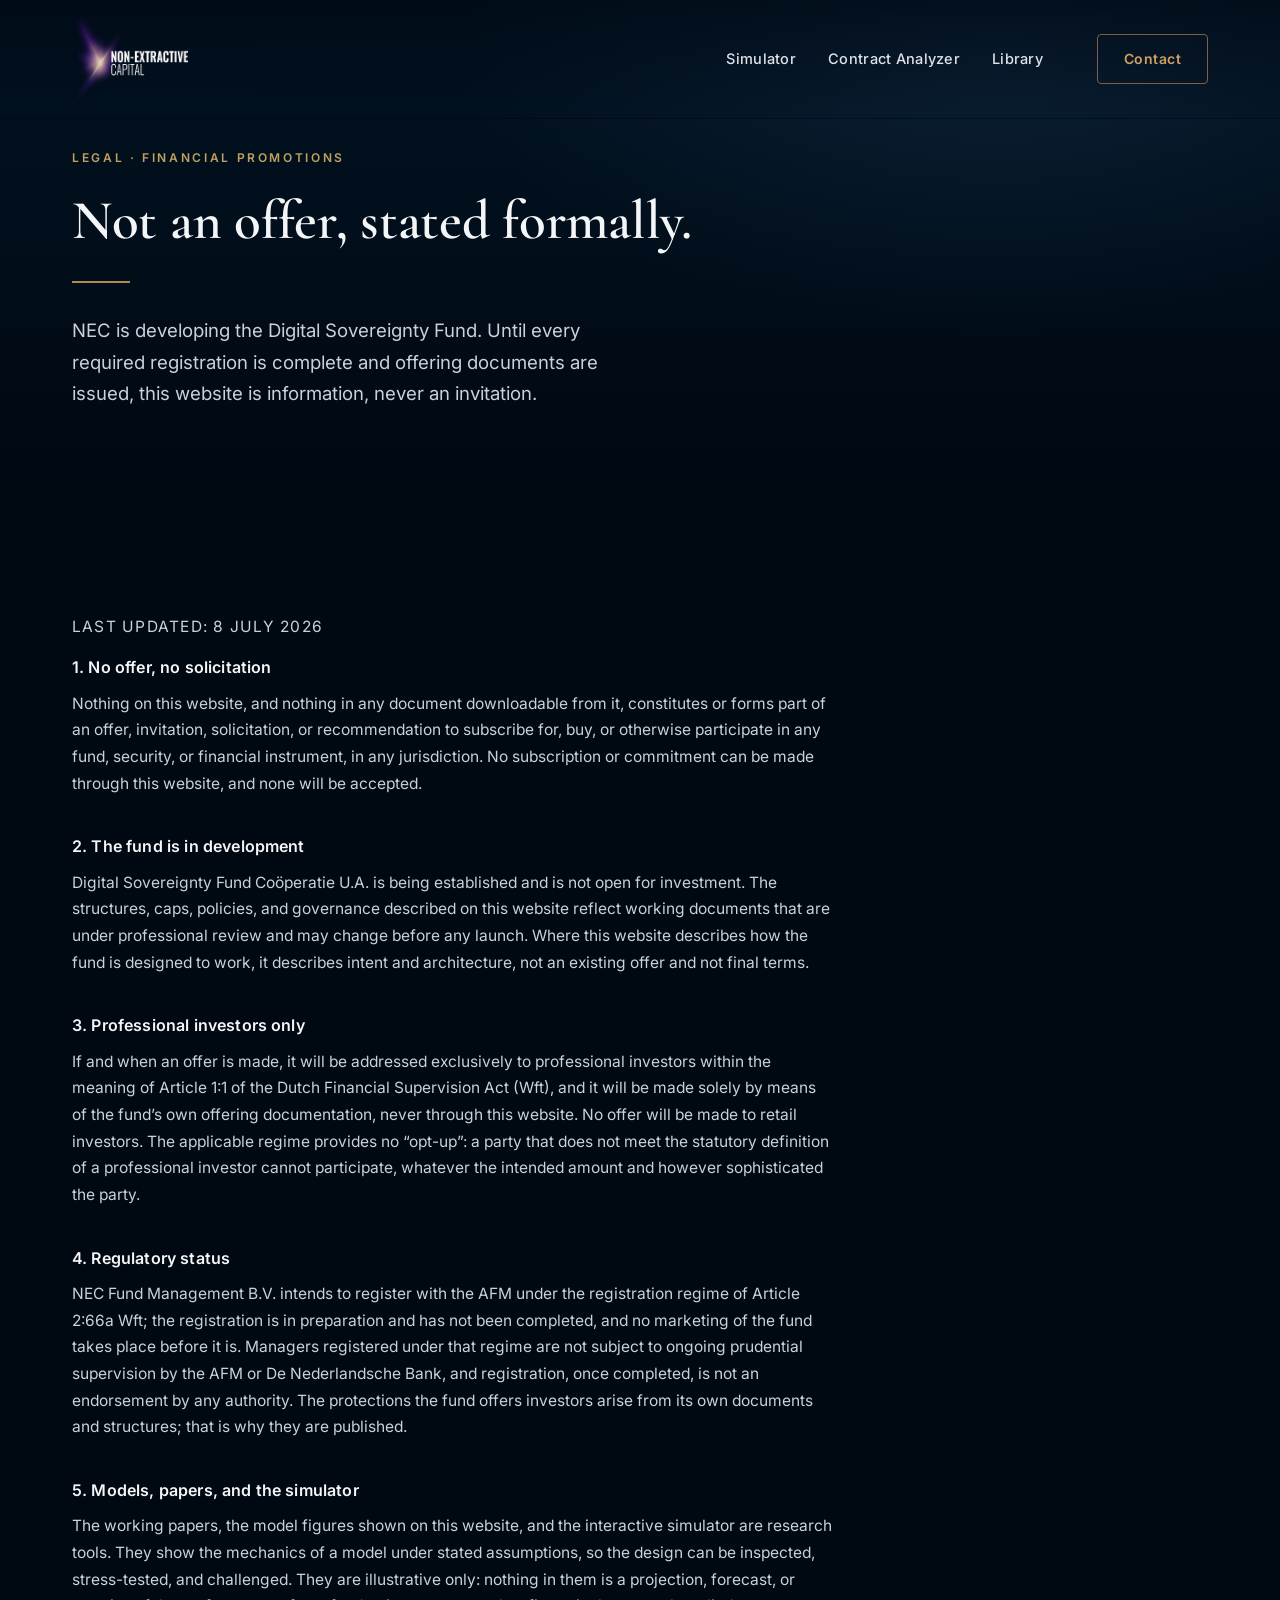
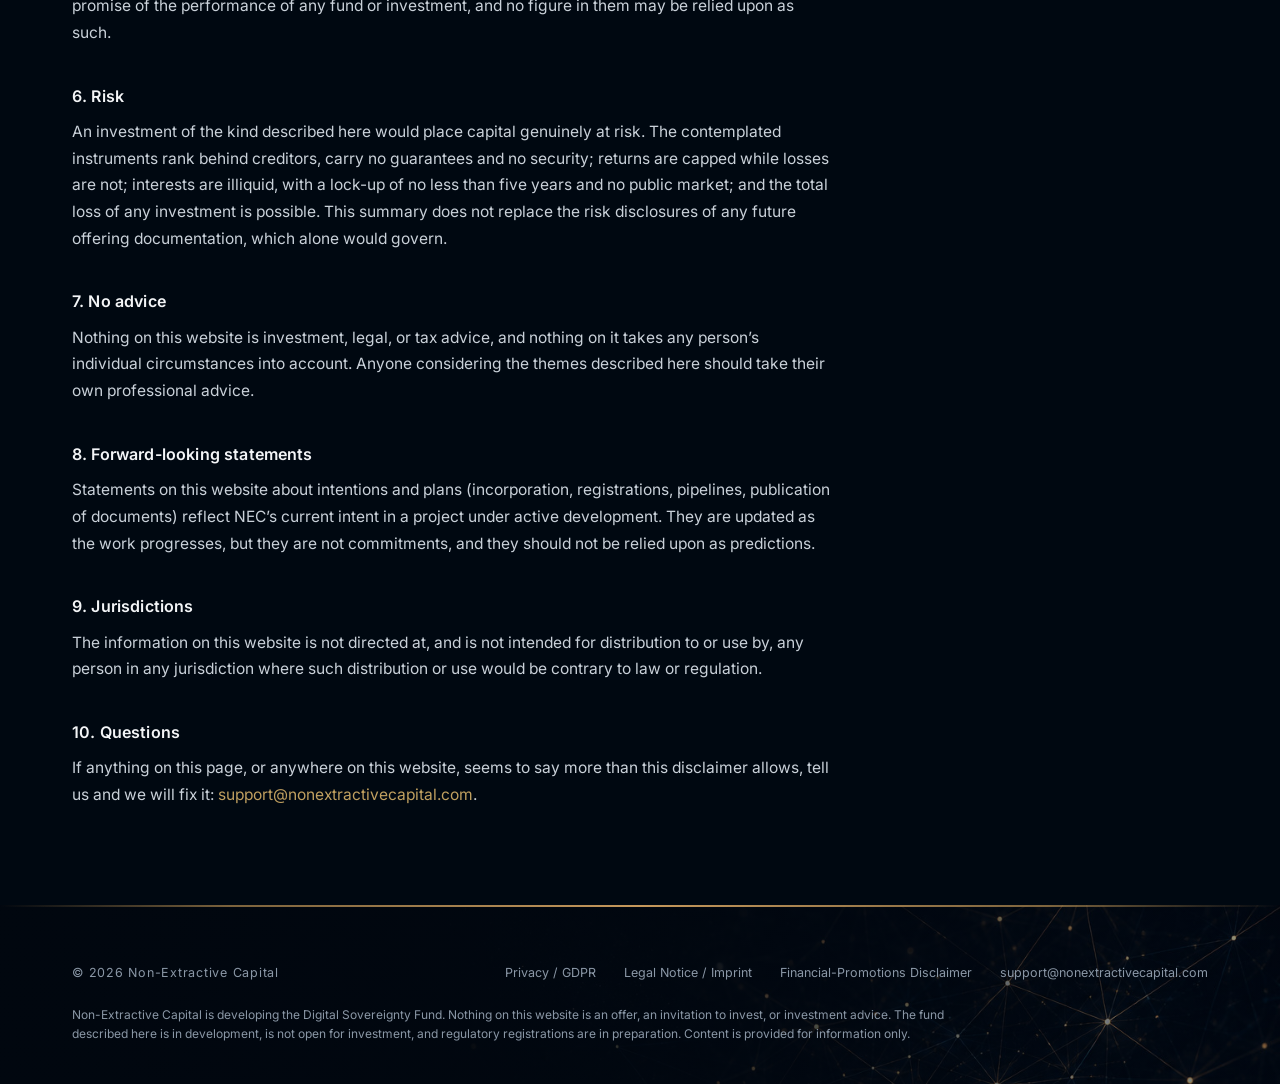
<file: financial-promotions.html>
<!DOCTYPE html>
<html lang="en">
<head>
<meta charset="utf-8">
<meta name="viewport" content="width=device-width, initial-scale=1">
<title>Financial-Promotions Disclaimer &middot; Non-Extractive Capital</title>
<meta name="description" content="The pre-AFM financial-promotions disclaimer of Non-Extractive Capital: no offer or solicitation, a fund in development, professional investors only (Wft 1:1), illustrative models, and risk stated plainly.">
<link rel="stylesheet" href="assets/style.css">
</head>
<body>

<header class="site-header">
  <div class="container nav-bar">
    <a class="brand" href="index.html" aria-label="Non-Extractive Capital, home">
      <img class="brand-logo" src="assets/nec-logo-tight.png" alt="Non-Extractive Capital" height="92">
    </a>
    <button class="nav-toggle" aria-expanded="false" aria-label="Open menu"><span></span><span></span><span></span></button>
    <ul class="nav-menu">
      <li class="nav-item"><a href="https://melanierieback.github.io/DSF-Simulator/">Simulator</a></li>
      <li class="nav-item"><a href="https://melanierieback.github.io/NEC-Contract-Analyzer/">Contract Analyzer</a></li>
      <li class="nav-item has-children">
        <a href="index.html#book">Library <span class="caret">+</span></a>
        <div class="dropdown">
          <a href="https://melanierieback.github.io/Moral-Economy-Book/">Moral Economy</a>
          <a href="https://melanierieback.github.io/extrinsic-titles/">Extrinsic Titles</a>
          <a href="https://melanierieback.github.io/Capital-Without-Usury/">Capital Without Usury</a>
        </div>
      </li>
    </ul>
    <a class="btn-contact" href="mailto:support@nonextractivecapital.com">Contact</a>
  </div>
</header>

<main>

  <!-- DRAFT for review: prepared 8 Jul 2026; requires review by Beata / Dutch counsel before publication. -->
  <!-- Quiet hero (legal page) -->
  <section class="hero hero-quiet">
    <div class="container">
      <div class="hero-content">
        <p class="eyebrow">Legal &middot; Financial Promotions</p>
        <h1>Not an offer, stated formally.</h1>
        <hr class="hero-rule">
        <p class="lead">NEC is developing the Digital Sovereignty Fund. Until every required registration is complete and offering documents are issued, this website is information, never an invitation.</p>
      </div>
    </div>
  </section>

  <section class="section" id="disclaimer">
    <div class="container">
      <div class="legal-block">
        <p class="legal-meta">Last updated: 8 July 2026</p>

        <h3>1. No offer, no solicitation</h3>
        <p>Nothing on this website, and nothing in any document downloadable from it, constitutes or forms part of an offer, invitation, solicitation, or recommendation to subscribe for, buy, or otherwise participate in any fund, security, or financial instrument, in any jurisdiction. No subscription or commitment can be made through this website, and none will be accepted.</p>

        <h3>2. The fund is in development</h3>
        <p>Digital Sovereignty Fund Co&ouml;peratie U.A. is being established and is not open for investment. The structures, caps, policies, and governance described on this website reflect working documents that are under professional review and may change before any launch. Where this website describes how the fund is designed to work, it describes intent and architecture, not an existing offer and not final terms.</p>

        <h3>3. Professional investors only</h3>
        <p>If and when an offer is made, it will be addressed exclusively to professional investors within the meaning of Article 1:1 of the Dutch Financial Supervision Act (Wft), and it will be made solely by means of the fund&rsquo;s own offering documentation, never through this website. No offer will be made to retail investors. The applicable regime provides no &ldquo;opt-up&rdquo;: a party that does not meet the statutory definition of a professional investor cannot participate, whatever the intended amount and however sophisticated the party.</p>

        <h3>4. Regulatory status</h3>
        <p>NEC Fund Management B.V. intends to register with the AFM under the registration regime of Article 2:66a Wft; the registration is in preparation and has not been completed, and no marketing of the fund takes place before it is. Managers registered under that regime are not subject to ongoing prudential supervision by the AFM or De Nederlandsche Bank, and registration, once completed, is not an endorsement by any authority. The protections the fund offers investors arise from its own documents and structures; that is why they are published.</p>

        <h3>5. Models, papers, and the simulator</h3>
        <p>The working papers, the model figures shown on this website, and the interactive simulator are research tools. They show the mechanics of a model under stated assumptions, so the design can be inspected, stress-tested, and challenged. They are illustrative only: nothing in them is a projection, forecast, or promise of the performance of any fund or investment, and no figure in them may be relied upon as such.</p>

        <h3>6. Risk</h3>
        <p>An investment of the kind described here would place capital genuinely at risk. The contemplated instruments rank behind creditors, carry no guarantees and no security; returns are capped while losses are not; interests are illiquid, with a lock-up of no less than five years and no public market; and the total loss of any investment is possible. This summary does not replace the risk disclosures of any future offering documentation, which alone would govern.</p>

        <h3>7. No advice</h3>
        <p>Nothing on this website is investment, legal, or tax advice, and nothing on it takes any person&rsquo;s individual circumstances into account. Anyone considering the themes described here should take their own professional advice.</p>

        <h3>8. Forward-looking statements</h3>
        <p>Statements on this website about intentions and plans (incorporation, registrations, pipelines, publication of documents) reflect NEC&rsquo;s current intent in a project under active development. They are updated as the work progresses, but they are not commitments, and they should not be relied upon as predictions.</p>

        <h3>9. Jurisdictions</h3>
        <p>The information on this website is not directed at, and is not intended for distribution to or use by, any person in any jurisdiction where such distribution or use would be contrary to law or regulation.</p>

        <h3>10. Questions</h3>
        <p>If anything on this page, or anywhere on this website, seems to say more than this disclaimer allows, tell us and we will fix it: <a href="mailto:support@nonextractivecapital.com">support@nonextractivecapital.com</a>.</p>
      </div>
    </div>
  </section>

</main>

<footer class="site-footer">
  <div class="container">
    <div class="footer-legal">
      <span class="footer-brand">&copy; 2026 Non-Extractive Capital</span>
      <a href="privacy.html">Privacy / GDPR</a>
      <a href="legal-notice.html">Legal Notice / Imprint</a>
      <a href="financial-promotions.html">Financial-Promotions Disclaimer</a>
      <a href="mailto:support@nonextractivecapital.com">support@nonextractivecapital.com</a>
    </div>
    <p class="footer-disclaimer">Non-Extractive Capital is developing the Digital Sovereignty Fund. Nothing on this website is an offer, an invitation to invest, or investment advice. The fund described here is in development, is not open for investment, and regulatory registrations are in preparation. Content is provided for information only.</p>
  </div>
</footer>

<script src="assets/nav.js"></script>
</body>
</html>
</file>
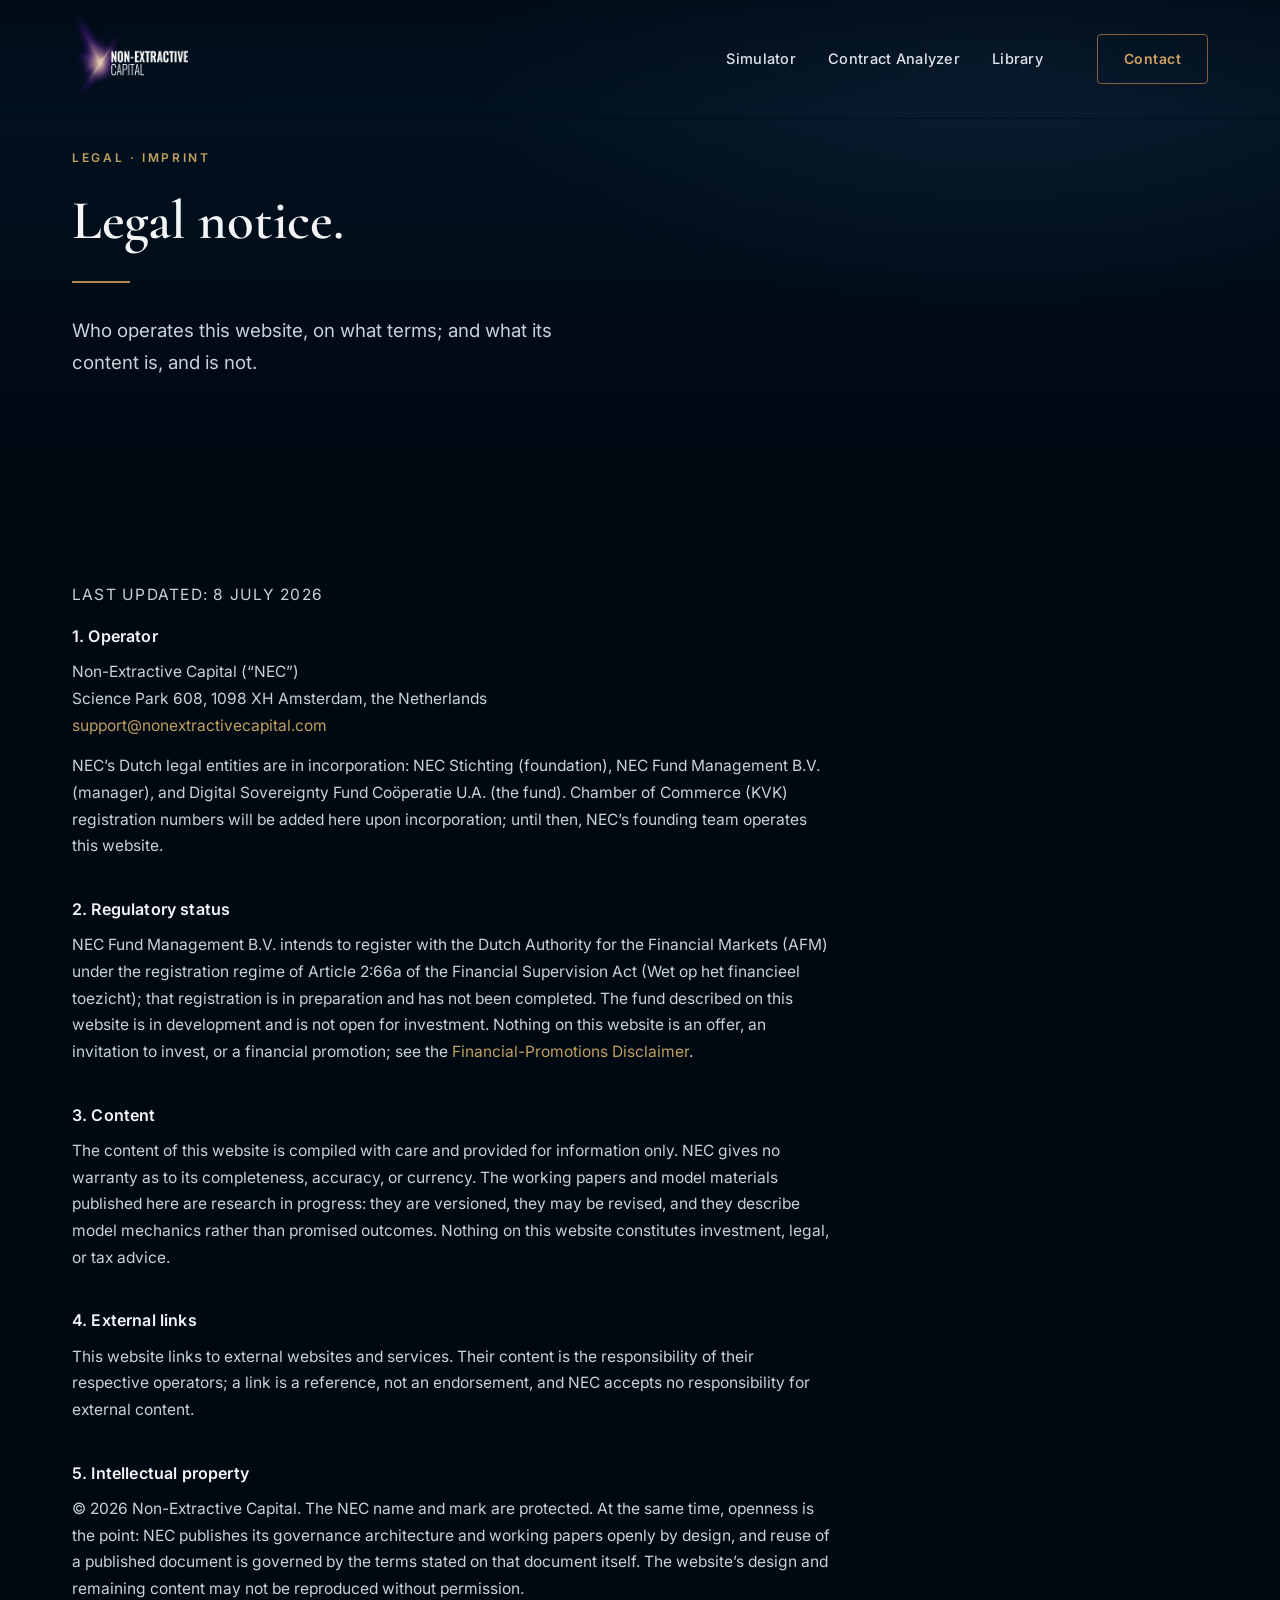
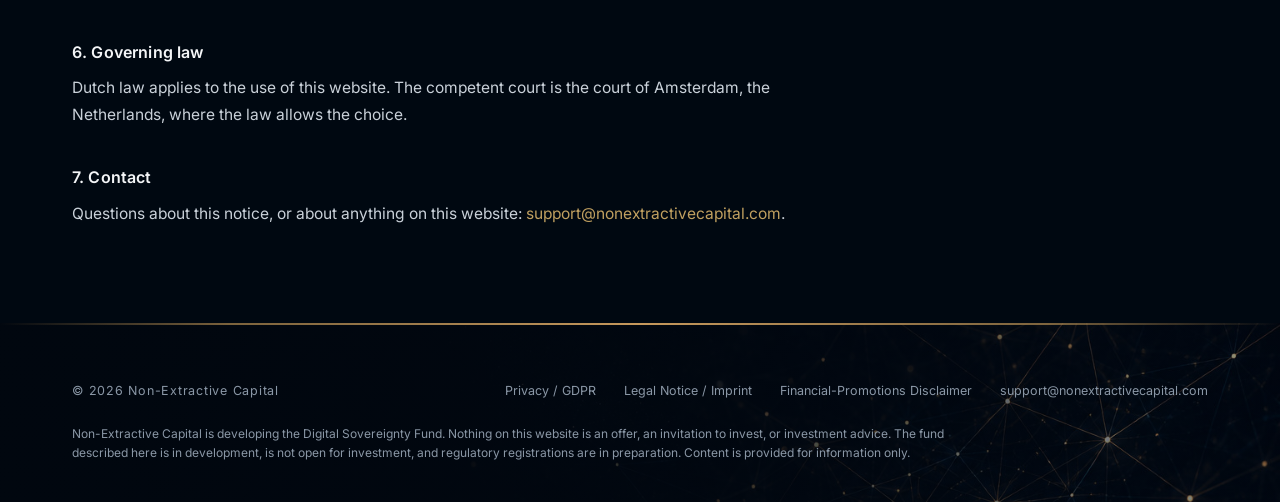
<file: legal-notice.html>
<!DOCTYPE html>
<html lang="en">
<head>
<meta charset="utf-8">
<meta name="viewport" content="width=device-width, initial-scale=1">
<title>Legal Notice / Imprint &middot; Non-Extractive Capital</title>
<meta name="description" content="Legal notice for the Non-Extractive Capital website: operator identity, regulatory status, content terms, external links, intellectual property, and governing law.">
<link rel="stylesheet" href="assets/style.css">
</head>
<body>

<header class="site-header">
  <div class="container nav-bar">
    <a class="brand" href="index.html" aria-label="Non-Extractive Capital, home">
      <img class="brand-logo" src="assets/nec-logo-tight.png" alt="Non-Extractive Capital" height="92">
    </a>
    <button class="nav-toggle" aria-expanded="false" aria-label="Open menu"><span></span><span></span><span></span></button>
    <ul class="nav-menu">
      <li class="nav-item"><a href="https://melanierieback.github.io/DSF-Simulator/">Simulator</a></li>
      <li class="nav-item"><a href="https://melanierieback.github.io/NEC-Contract-Analyzer/">Contract Analyzer</a></li>
      <li class="nav-item has-children">
        <a href="index.html#book">Library <span class="caret">+</span></a>
        <div class="dropdown">
          <a href="https://melanierieback.github.io/Moral-Economy-Book/">Moral Economy</a>
          <a href="https://melanierieback.github.io/extrinsic-titles/">Extrinsic Titles</a>
          <a href="https://melanierieback.github.io/Capital-Without-Usury/">Capital Without Usury</a>
        </div>
      </li>
    </ul>
    <a class="btn-contact" href="mailto:support@nonextractivecapital.com">Contact</a>
  </div>
</header>

<main>

  <!-- DRAFT for review: prepared 8 Jul 2026; requires review by Beata / Dutch counsel before publication. -->
  <!-- Quiet hero (legal page) -->
  <section class="hero hero-quiet">
    <div class="container">
      <div class="hero-content">
        <p class="eyebrow">Legal &middot; Imprint</p>
        <h1>Legal notice.</h1>
        <hr class="hero-rule">
        <p class="lead">Who operates this website, on what terms; and what its content is, and is not.</p>
      </div>
    </div>
  </section>

  <section class="section" id="imprint">
    <div class="container">
      <div class="legal-block">
        <p class="legal-meta">Last updated: 8 July 2026</p>

        <h3>1. Operator</h3>
        <p>Non-Extractive Capital (&ldquo;NEC&rdquo;)<br>Science Park 608, 1098 XH Amsterdam, the Netherlands<br><a href="mailto:support@nonextractivecapital.com">support@nonextractivecapital.com</a></p>
        <p>NEC&rsquo;s Dutch legal entities are in incorporation: NEC Stichting (foundation), NEC Fund Management B.V. (manager), and Digital Sovereignty Fund Co&ouml;peratie U.A. (the fund). Chamber of Commerce (KVK) registration numbers will be added here upon incorporation; until then, NEC&rsquo;s founding team operates this website.</p>

        <h3>2. Regulatory status</h3>
        <p>NEC Fund Management B.V. intends to register with the Dutch Authority for the Financial Markets (AFM) under the registration regime of Article 2:66a of the Financial Supervision Act (Wet op het financieel toezicht); that registration is in preparation and has not been completed. The fund described on this website is in development and is not open for investment. Nothing on this website is an offer, an invitation to invest, or a financial promotion; see the <a href="financial-promotions.html">Financial-Promotions Disclaimer</a>.</p>

        <h3>3. Content</h3>
        <p>The content of this website is compiled with care and provided for information only. NEC gives no warranty as to its completeness, accuracy, or currency. The working papers and model materials published here are research in progress: they are versioned, they may be revised, and they describe model mechanics rather than promised outcomes. Nothing on this website constitutes investment, legal, or tax advice.</p>

        <h3>4. External links</h3>
        <p>This website links to external websites and services. Their content is the responsibility of their respective operators; a link is a reference, not an endorsement, and NEC accepts no responsibility for external content.</p>

        <h3>5. Intellectual property</h3>
        <p>&copy; 2026 Non-Extractive Capital. The NEC name and mark are protected. At the same time, openness is the point: NEC publishes its governance architecture and working papers openly by design, and reuse of a published document is governed by the terms stated on that document itself. The website&rsquo;s design and remaining content may not be reproduced without permission.</p>

        <h3>6. Governing law</h3>
        <p>Dutch law applies to the use of this website. The competent court is the court of Amsterdam, the Netherlands, where the law allows the choice.</p>

        <h3>7. Contact</h3>
        <p>Questions about this notice, or about anything on this website: <a href="mailto:support@nonextractivecapital.com">support@nonextractivecapital.com</a>.</p>
      </div>
    </div>
  </section>

</main>

<footer class="site-footer">
  <div class="container">
    <div class="footer-legal">
      <span class="footer-brand">&copy; 2026 Non-Extractive Capital</span>
      <a href="privacy.html">Privacy / GDPR</a>
      <a href="legal-notice.html">Legal Notice / Imprint</a>
      <a href="financial-promotions.html">Financial-Promotions Disclaimer</a>
      <a href="mailto:support@nonextractivecapital.com">support@nonextractivecapital.com</a>
    </div>
    <p class="footer-disclaimer">Non-Extractive Capital is developing the Digital Sovereignty Fund. Nothing on this website is an offer, an invitation to invest, or investment advice. The fund described here is in development, is not open for investment, and regulatory registrations are in preparation. Content is provided for information only.</p>
  </div>
</footer>

<script src="assets/nav.js"></script>
</body>
</html>
</file>
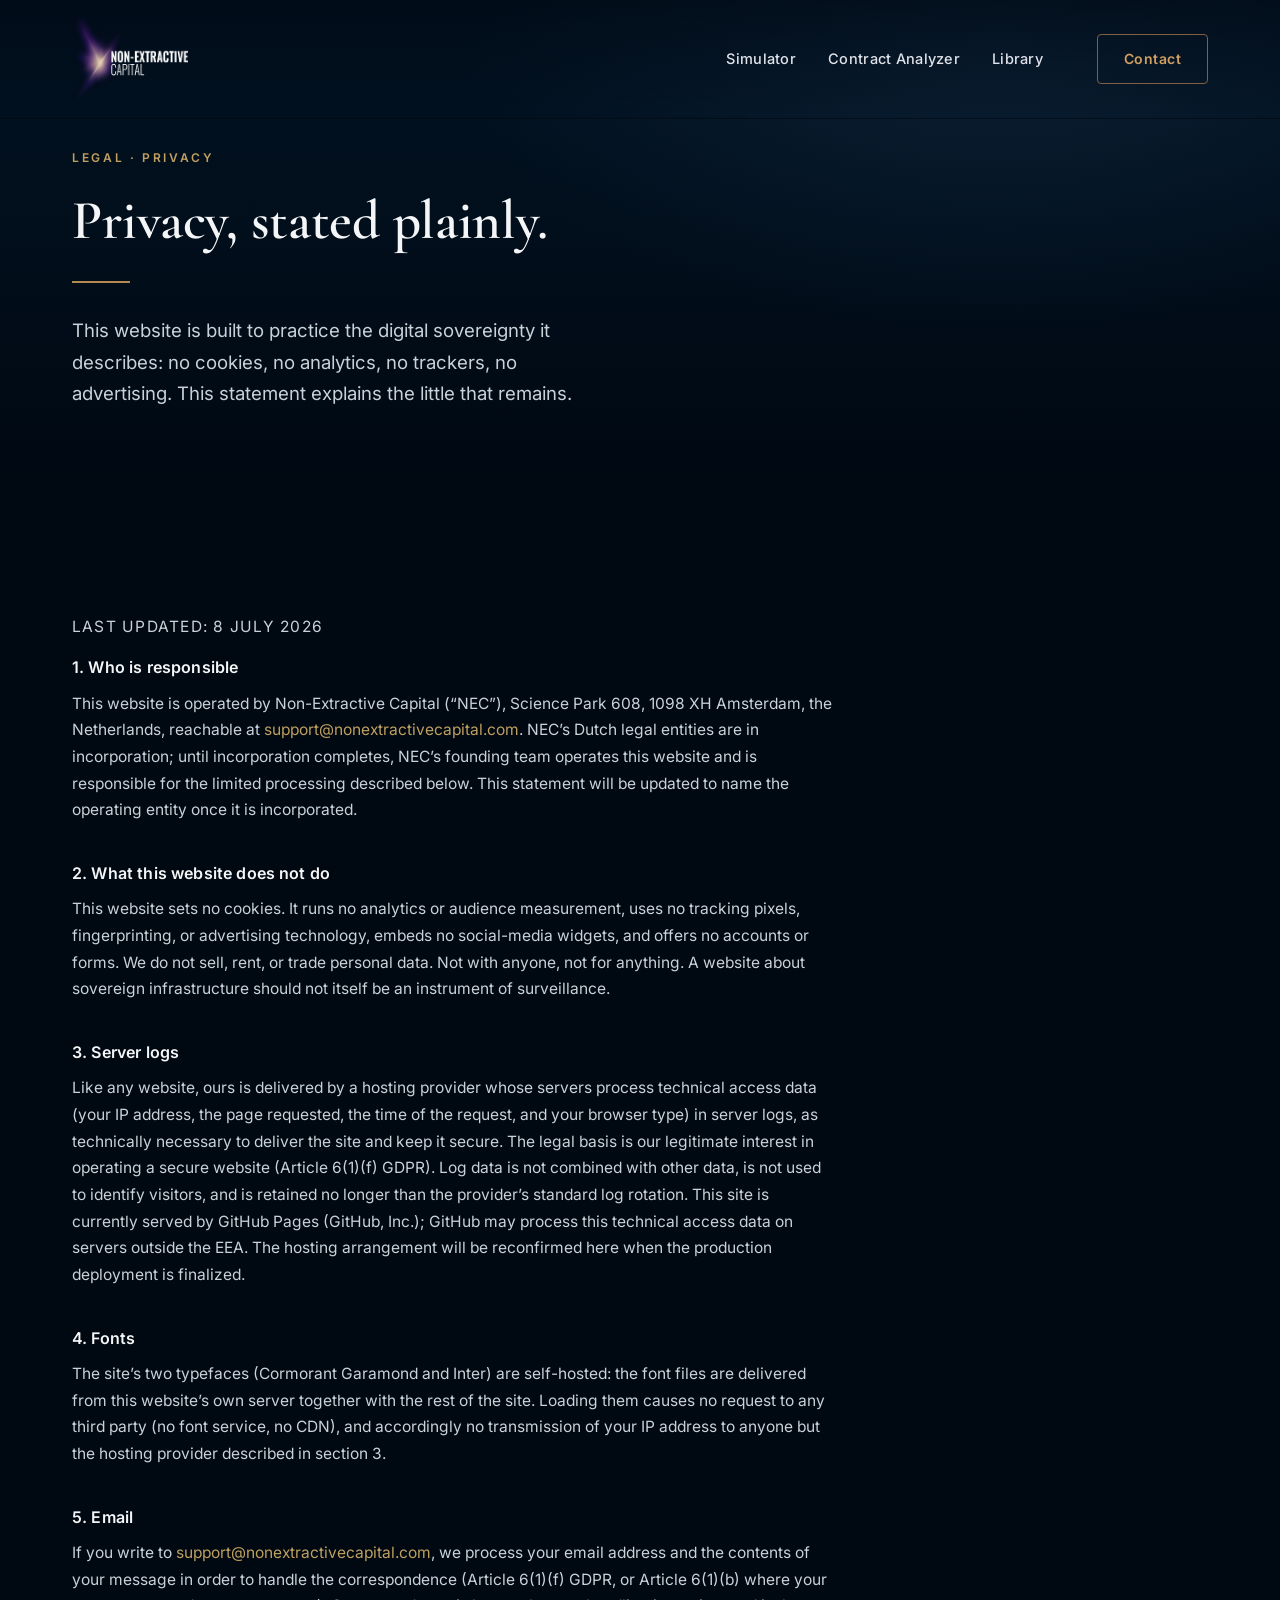
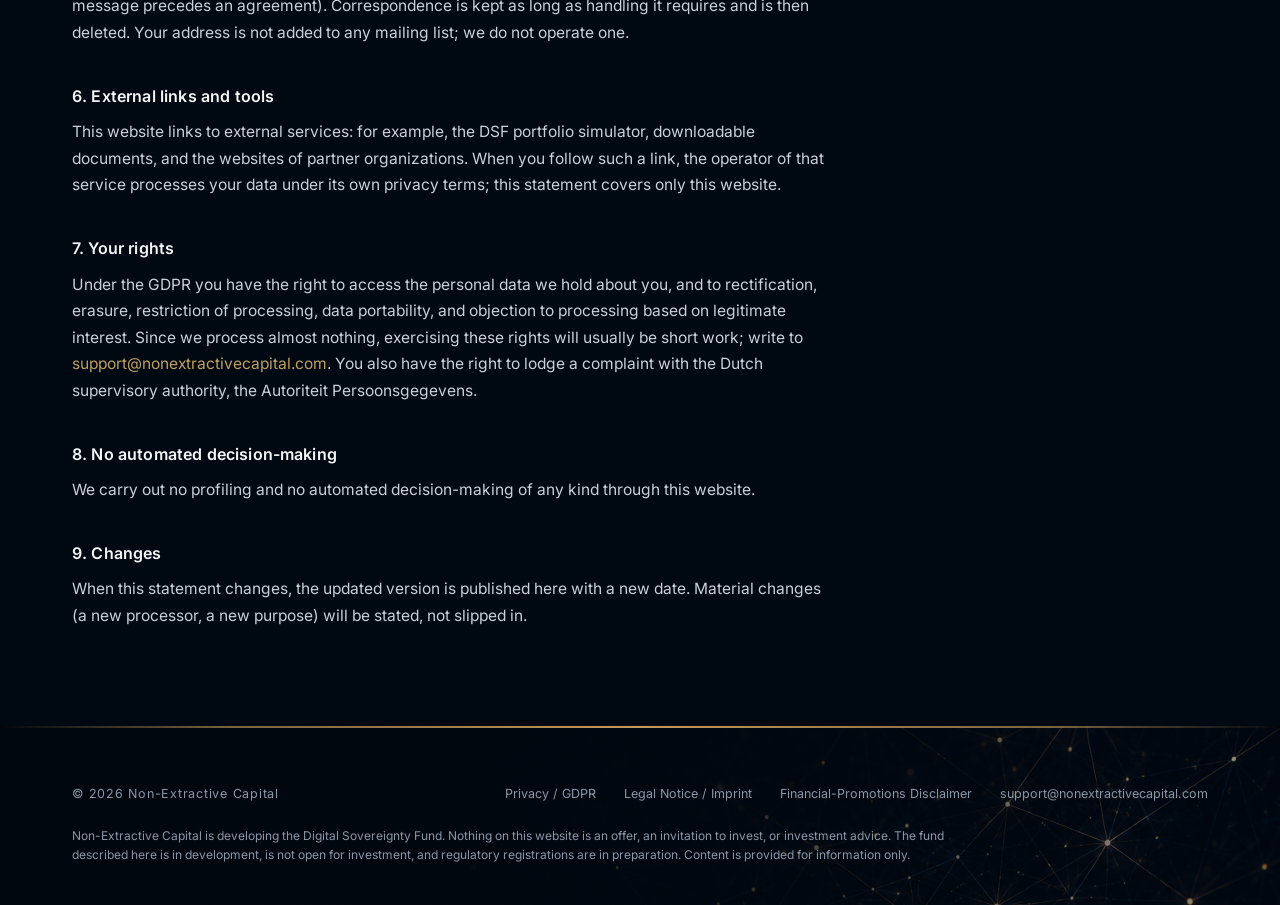
<file: privacy.html>
<!DOCTYPE html>
<html lang="en">
<head>
<meta charset="utf-8">
<meta name="viewport" content="width=device-width, initial-scale=1">
<title>Privacy / GDPR &middot; Non-Extractive Capital</title>
<meta name="description" content="The privacy statement of the Non-Extractive Capital website: no cookies, no analytics, no trackers, and a plain account of the little processing that remains, with your GDPR rights.">
<link rel="stylesheet" href="assets/style.css">
</head>
<body>

<header class="site-header">
  <div class="container nav-bar">
    <a class="brand" href="index.html" aria-label="Non-Extractive Capital, home">
      <img class="brand-logo" src="assets/nec-logo-tight.png" alt="Non-Extractive Capital" height="92">
    </a>
    <button class="nav-toggle" aria-expanded="false" aria-label="Open menu"><span></span><span></span><span></span></button>
    <ul class="nav-menu">
      <li class="nav-item"><a href="https://melanierieback.github.io/DSF-Simulator/">Simulator</a></li>
      <li class="nav-item"><a href="https://melanierieback.github.io/NEC-Contract-Analyzer/">Contract Analyzer</a></li>
      <li class="nav-item has-children">
        <a href="index.html#book">Library <span class="caret">+</span></a>
        <div class="dropdown">
          <a href="https://melanierieback.github.io/Moral-Economy-Book/">Moral Economy</a>
          <a href="https://melanierieback.github.io/extrinsic-titles/">Extrinsic Titles</a>
          <a href="https://melanierieback.github.io/Capital-Without-Usury/">Capital Without Usury</a>
        </div>
      </li>
    </ul>
    <a class="btn-contact" href="mailto:support@nonextractivecapital.com">Contact</a>
  </div>
</header>

<main>

  <!-- DRAFT for review: prepared 8 Jul 2026; requires review by Beata / Dutch counsel before publication. -->
  <!-- Quiet hero (legal page) -->
  <section class="hero hero-quiet">
    <div class="container">
      <div class="hero-content">
        <p class="eyebrow">Legal &middot; Privacy</p>
        <h1>Privacy, stated plainly.</h1>
        <hr class="hero-rule">
        <p class="lead">This website is built to practice the digital sovereignty it describes: no cookies, no analytics, no trackers, no advertising. This statement explains the little that remains.</p>
      </div>
    </div>
  </section>

  <section class="section" id="privacy">
    <div class="container">
      <div class="legal-block">
        <p class="legal-meta">Last updated: 8 July 2026</p>

        <h3>1. Who is responsible</h3>
        <p>This website is operated by Non-Extractive Capital (&ldquo;NEC&rdquo;), Science Park 608, 1098 XH Amsterdam, the Netherlands, reachable at <a href="mailto:support@nonextractivecapital.com">support@nonextractivecapital.com</a>. NEC&rsquo;s Dutch legal entities are in incorporation; until incorporation completes, NEC&rsquo;s founding team operates this website and is responsible for the limited processing described below. This statement will be updated to name the operating entity once it is incorporated.</p>

        <h3>2. What this website does not do</h3>
        <p>This website sets no cookies. It runs no analytics or audience measurement, uses no tracking pixels, fingerprinting, or advertising technology, embeds no social-media widgets, and offers no accounts or forms. We do not sell, rent, or trade personal data. Not with anyone, not for anything. A website about sovereign infrastructure should not itself be an instrument of surveillance.</p>

        <h3>3. Server logs</h3>
        <p>Like any website, ours is delivered by a hosting provider whose servers process technical access data (your IP address, the page requested, the time of the request, and your browser type) in server logs, as technically necessary to deliver the site and keep it secure. The legal basis is our legitimate interest in operating a secure website (Article 6(1)(f) GDPR). Log data is not combined with other data, is not used to identify visitors, and is retained no longer than the provider&rsquo;s standard log rotation. This site is currently served by GitHub Pages (GitHub, Inc.); GitHub may process this technical access data on servers outside the EEA. The hosting arrangement will be reconfirmed here when the production deployment is finalized.</p>

        <h3>4. Fonts</h3>
        <p>The site&rsquo;s two typefaces (Cormorant Garamond and Inter) are self-hosted: the font files are delivered from this website&rsquo;s own server together with the rest of the site. Loading them causes no request to any third party (no font service, no CDN), and accordingly no transmission of your IP address to anyone but the hosting provider described in section 3.</p>

        <h3>5. Email</h3>
        <p>If you write to <a href="mailto:support@nonextractivecapital.com">support@nonextractivecapital.com</a>, we process your email address and the contents of your message in order to handle the correspondence (Article 6(1)(f) GDPR, or Article 6(1)(b) where your message precedes an agreement). Correspondence is kept as long as handling it requires and is then deleted. Your address is not added to any mailing list; we do not operate one.</p>

        <h3>6. External links and tools</h3>
        <p>This website links to external services: for example, the DSF portfolio simulator, downloadable documents, and the websites of partner organizations. When you follow such a link, the operator of that service processes your data under its own privacy terms; this statement covers only this website.</p>

        <h3>7. Your rights</h3>
        <p>Under the GDPR you have the right to access the personal data we hold about you, and to rectification, erasure, restriction of processing, data portability, and objection to processing based on legitimate interest. Since we process almost nothing, exercising these rights will usually be short work; write to <a href="mailto:support@nonextractivecapital.com">support@nonextractivecapital.com</a>. You also have the right to lodge a complaint with the Dutch supervisory authority, the Autoriteit Persoonsgegevens.</p>

        <h3>8. No automated decision-making</h3>
        <p>We carry out no profiling and no automated decision-making of any kind through this website.</p>

        <h3>9. Changes</h3>
        <p>When this statement changes, the updated version is published here with a new date. Material changes (a new processor, a new purpose) will be stated, not slipped in.</p>
      </div>
    </div>
  </section>

</main>

<footer class="site-footer">
  <div class="container">
    <div class="footer-legal">
      <span class="footer-brand">&copy; 2026 Non-Extractive Capital</span>
      <a href="privacy.html">Privacy / GDPR</a>
      <a href="legal-notice.html">Legal Notice / Imprint</a>
      <a href="financial-promotions.html">Financial-Promotions Disclaimer</a>
      <a href="mailto:support@nonextractivecapital.com">support@nonextractivecapital.com</a>
    </div>
    <p class="footer-disclaimer">Non-Extractive Capital is developing the Digital Sovereignty Fund. Nothing on this website is an offer, an invitation to invest, or investment advice. The fund described here is in development, is not open for investment, and regulatory registrations are in preparation. Content is provided for information only.</p>
  </div>
</footer>

<script src="assets/nav.js"></script>
</body>
</html>
</file>
<file: assets/style.css>
/* ============================================================
   SELF-HOSTED FONTS (activated 8 Jul 2026)
   Cormorant Garamond + Inter, subset (latin; +greek for Inter)
   and served from assets/fonts/ — no third-party requests.
   Originals + license (OFL) in assets/fonts/_originals/.
   ============================================================ */

@font-face { font-family: "Cormorant Garamond"; font-style: normal; font-weight: 500; font-display: swap; src: url("fonts/cormorant-garamond-500.woff") format("woff"); }
@font-face { font-family: "Cormorant Garamond"; font-style: normal; font-weight: 600; font-display: swap; src: url("fonts/cormorant-garamond-600.woff") format("woff"); }
@font-face { font-family: "Cormorant Garamond"; font-style: normal; font-weight: 700; font-display: swap; src: url("fonts/cormorant-garamond-700.woff") format("woff"); }
@font-face { font-family: "Cormorant Garamond"; font-style: italic; font-weight: 500; font-display: swap; src: url("fonts/cormorant-garamond-500italic.woff") format("woff"); }
@font-face { font-family: "Inter"; font-style: normal; font-weight: 400; font-display: swap; src: url("fonts/inter-400.woff") format("woff"); }
@font-face { font-family: "Inter"; font-style: normal; font-weight: 500; font-display: swap; src: url("fonts/inter-500.woff") format("woff"); }
@font-face { font-family: "Inter"; font-style: normal; font-weight: 600; font-display: swap; src: url("fonts/inter-600.woff") format("woff"); }

/* ============================================================
   NEC — Non-Extractive Capital · Design System v2
   Redesign 2026-07-04 · matches 01_liked_reference_design.png
   Dark institutional: navy fields, photographic heroes,
   restrained gold signals, serif/sans contrast.
   ============================================================ */

:root {
  /* Backgrounds */
  --bg-deep: #000811;        /* main page background */
  --bg-field: #021323;       /* large sections, hero base */
  --bg-lower: #06111D;       /* lower sections, footer */
  /* Panels */
  --panel: #051626;          /* cards, accordions, mega-menu */
  --panel-elevated: #081522; /* highlight cards, feature panels */
  /* Borders */
  --border: #203040;
  --border-strong: #304050;
  /* Gold — signal, not decoration */
  --gold: #D0A060;
  --gold-muted: #C0A060;
  --gold-deep: #806040;
  /* Text */
  --text: #F3F5F7;
  --text-body: #C9D1D9;
  --text-muted: #8A97A6;
  --text-disabled: #5E6A76;
  /* Type */
  --serif: "Cormorant Garamond", "Lora", Georgia, "Times New Roman", serif;
  --sans: "Inter", -apple-system, BlinkMacSystemFont, "Segoe UI", Helvetica, Arial, sans-serif;
  /* Layout */
  --maxw: 1200px;
  --pad-x: 32px;
  --radius: 5px;
  /* Hero overlay (handoff-specified technique) */
  --hero-overlay-x: linear-gradient(90deg, rgba(2,8,17,.92) 0%, rgba(2,8,17,.55) 55%, rgba(2,8,17,.2) 100%);
  --hero-overlay-y: linear-gradient(180deg, rgba(0,8,17,.45) 0%, rgba(0,8,17,.05) 32%, rgba(0,8,17,.35) 68%, rgba(0,8,17,.92) 100%);
}

/* ---------- Base ---------- */

* { margin: 0; padding: 0; box-sizing: border-box; }

html { scroll-behavior: smooth; }

body {
  background: var(--bg-deep);
  color: var(--text-body);
  font-family: var(--sans);
  font-size: 16.5px;
  line-height: 1.65;
  -webkit-font-smoothing: antialiased;
  text-rendering: optimizeLegibility;
}

img { max-width: 100%; display: block; }

a { color: var(--gold-muted); text-decoration: none; transition: color .18s ease; }
a:hover { color: var(--gold); }

::selection { background: rgba(208,160,96,.28); color: var(--text); }

h1, h2, h3.serif {
  font-family: var(--serif);
  font-weight: 600;
  color: var(--text);
  letter-spacing: -0.005em;
}

.container {
  max-width: var(--maxw);
  margin: 0 auto;
  padding-left: var(--pad-x);
  padding-right: var(--pad-x);
}

.visually-hidden {
  position: absolute; width: 1px; height: 1px;
  overflow: hidden; clip: rect(0 0 0 0); white-space: nowrap;
}

/* ---------- Header / navigation ---------- */

.site-header {
  position: fixed;
  top: 0; left: 0; right: 0;
  z-index: 100;
  transition: background .25s ease, border-color .25s ease;
  border-bottom: 1px solid transparent;
  background: linear-gradient(180deg, rgba(0,8,17,.62) 0%, rgba(0,8,17,0) 100%);
}
.site-header.scrolled {
  background: rgba(0,8,17,.92);
  backdrop-filter: blur(10px);
  -webkit-backdrop-filter: blur(10px);
  border-bottom-color: var(--border);
}

.nav-bar {
  display: flex;
  align-items: center;
  gap: 30px;
  height: 118px;
}

.brand {
  display: flex;
  align-items: baseline;
  gap: 12px;
  color: var(--text);
  white-space: nowrap;
}
.brand:hover { color: var(--text); }
.brand-logo { height: 92px; width: auto; display: block; }
.brand .brand-mark {
  font-family: var(--sans);
  font-weight: 700;
  font-size: 21px;
  letter-spacing: .10em;
}
.brand .brand-tag {
  font-size: 9.5px;
  font-weight: 500;
  letter-spacing: .24em;
  text-transform: uppercase;
  color: var(--text-muted);
}

.nav-menu {
  display: flex;
  align-items: center;
  gap: 4px;
  list-style: none;
  margin-left: auto;
}

.nav-item { position: relative; }

.nav-item > a {
  display: block;
  white-space: nowrap;
  padding: 51px 14px;
  font-family: var(--sans);
  font-size: 14.5px;
  font-weight: 500;
  letter-spacing: .02em;
  color: #DFE3E9;
  position: relative;
}
.nav-item > a:hover { color: var(--text); }
.nav-item > a .caret { display: none; }

/* gold active underline */
.nav-item > a::after {
  content: "";
  position: absolute;
  left: 14px; right: 14px; bottom: 38px;
  height: 1.5px;
  background: var(--gold);
  transform: scaleX(0);
  transform-origin: left;
  transition: transform .2s ease;
}
.nav-item > a[aria-current="page"] { color: var(--text); }
.nav-item > a[aria-current="page"]::after,
.nav-item > a:hover::after { transform: scaleX(1); }

/* Dropdown panel */
.dropdown {
  position: absolute;
  top: 100%;
  left: 50%;
  transform: translate(-50%, 6px);
  min-width: 252px;
  background: var(--panel);
  border: 1px solid var(--border);
  border-radius: 6px;
  padding: 10px 8px;
  box-shadow: 0 22px 48px rgba(0,0,0,.55);
  opacity: 0;
  visibility: hidden;
  transition: opacity .16s ease, transform .16s ease, visibility .16s;
  z-index: 110;
}
.nav-item:hover .dropdown,
.nav-item:focus-within .dropdown {
  opacity: 1;
  visibility: visible;
  transform: translate(-50%, 0);
}
.dropdown a {
  display: block;
  padding: 8.5px 14px;
  font-size: 13.5px;
  color: var(--text-body);
  border-radius: 4px;
}
.dropdown a:hover { color: var(--gold); background: rgba(208,160,96,.06); }
.dropdown .overview-link { display: none; } /* desktop: label itself opens the Overview */

.btn-contact {
  margin-left: 10px;
  padding: 12px 26px;
  font-family: var(--sans);
  font-size: 14px;
  font-weight: 600;
  letter-spacing: .03em;
  color: var(--gold);
  border: 1px solid var(--gold-deep);
  border-radius: 4px;
  white-space: nowrap;
  transition: border-color .18s ease, background .18s ease;
}
.btn-contact:hover { border-color: var(--gold); background: rgba(208,160,96,.08); color: var(--gold); }

/* Mobile toggle */
.nav-toggle {
  display: none;
  margin-left: auto;
  background: none;
  border: 1px solid var(--border-strong);
  border-radius: 4px;
  padding: 9px 11px;
  cursor: pointer;
}
.nav-toggle span {
  display: block;
  width: 19px; height: 1.6px;
  background: var(--text);
  margin: 4px 0;
  transition: transform .2s ease, opacity .2s ease;
}
.nav-toggle[aria-expanded="true"] span:nth-child(1) { transform: translateY(5.6px) rotate(45deg); }
.nav-toggle[aria-expanded="true"] span:nth-child(2) { opacity: 0; }
.nav-toggle[aria-expanded="true"] span:nth-child(3) { transform: translateY(-5.6px) rotate(-45deg); }

/* ---------- Hero system ---------- */

.hero {
  position: relative;
  display: flex;
  align-items: center;
  min-height: 78vh;
  padding: 150px 0 96px;
  background-color: var(--bg-field);
  background-size: cover;
  background-position: center right;
  background-repeat: no-repeat;
  overflow: hidden;
}
.hero.hero-tall { min-height: 92vh; }
.hero.hero-quiet {
  min-height: 0;
  padding: 148px 0 72px;
  background-image:
    radial-gradient(ellipse 70% 90% at 78% 10%, rgba(20,44,70,.5) 0%, rgba(2,19,35,0) 60%),
    linear-gradient(180deg, var(--bg-field) 0%, var(--bg-deep) 100%);
}

.hero .container { width: 100%; }

.hero-content {
  position: relative;
  z-index: 2;
  max-width: 640px;
}

.eyebrow {
  font-size: 12px;
  font-weight: 600;
  letter-spacing: .22em;
  text-transform: uppercase;
  color: var(--gold-muted);
  margin-bottom: 22px;
}

.hero h1 {
  font-size: clamp(2.4rem, 4.3vw, 3.8rem);
  line-height: 1.12;
  margin-bottom: 26px;
  max-width: 660px;
}

.hero .lead {
  font-size: 18.5px;
  line-height: 1.7;
  color: var(--text-body);
  max-width: 540px;
  margin-bottom: 36px;
}

.hero-actions {
  display: flex;
  align-items: center;
  gap: 26px;
  flex-wrap: wrap;
}

/* Split hero (text left, contained figure right — Moral Economy) */
.hero-split .container {
  display: grid;
  grid-template-columns: minmax(0, 1.15fr) minmax(0, .85fr);
  gap: 64px;
  align-items: center;
}
.hero-split .hero-content { max-width: none; }
.hero-figure { position: relative; z-index: 2; }
.hero-figure img {
  width: min(440px, 100%);
  margin: 0 auto;
  filter: drop-shadow(0 0 60px rgba(208,160,96,.14));
}

/* ---------- Buttons & links ---------- */

.btn {
  display: inline-block;
  padding: 15px 30px;
  font-family: var(--sans);
  font-size: 14.5px;
  font-weight: 600;
  letter-spacing: .03em;
  border-radius: 5px;
}
.btn .btn-arrow { margin-left: 10px; }
.hero-rule {
  width: 58px;
  height: 2px;
  border: 0;
  background: #B08A50;
  margin: 30px 0 32px;
}
.btn {
  cursor: pointer;
  transition: background .18s ease, border-color .18s ease;
}
.btn-primary {
  background: var(--gold);
  color: #071018;
  border: 1px solid var(--gold);
}
.btn-primary:hover { background: #DCB278; border-color: #DCB278; color: #071018; }
.btn-secondary {
  background: transparent;
  color: var(--gold);
  border: 1px solid var(--gold-deep);
}
.btn-secondary:hover { border-color: var(--gold); background: rgba(208,160,96,.08); color: var(--gold); }

.link-arrow {
  font-size: 14px;
  font-weight: 500;
  letter-spacing: .02em;
  color: var(--gold-muted);
  white-space: nowrap;
}
.link-arrow::after { content: "\2192"; margin-left: 7px; transition: margin .18s ease; }
.link-arrow:hover { color: var(--gold); }
.link-arrow:hover::after { margin-left: 11px; }

a:focus-visible, button:focus-visible {
  outline: 2px solid var(--gold);
  outline-offset: 3px;
  border-radius: 3px;
}

/* ---------- Sections ---------- */

.section { padding: 96px 0; background: var(--bg-deep); }
.section.section-field { background: var(--bg-field); }
.section.section-lower { background: var(--bg-lower); }
.section-compact { padding: 64px 0; }

.section-head { max-width: 680px; margin-bottom: 52px; }
.section-head.centered { margin-left: auto; margin-right: auto; text-align: center; }
.section-kicker {
  font-size: 11.5px;
  font-weight: 600;
  letter-spacing: .22em;
  text-transform: uppercase;
  color: var(--gold-muted);
  margin-bottom: 14px;
}
.section-head h2 {
  font-size: clamp(1.85rem, 2.8vw, 2.5rem);
  line-height: 1.18;
  margin-bottom: 16px;
}
.section-head p { font-size: 16.5px; color: var(--text-body); }

/* ---------- Cards ---------- */

.icon { display: inline-block; line-height: 0; flex-shrink: 0; }

.card-grid {
  display: grid;
  gap: 22px;
}
.card-grid.cols-2 { grid-template-columns: repeat(2, 1fr); }
.card-grid.cols-3 { grid-template-columns: repeat(3, 1fr); }
.card-grid.cols-4 { grid-template-columns: repeat(4, 1fr); }
.card-grid.cols-5 { grid-template-columns: repeat(5, 1fr); }

.card {
  background: var(--panel);
  border: 1px solid var(--border);
  border-radius: var(--radius);
  padding: 30px 28px;
  display: flex;
  flex-direction: column;
  gap: 14px;
  transition: border-color .2s ease, transform .2s ease;
}
.card:hover { border-color: var(--border-strong); transform: translateY(-2px); }
.card .icon { width: 30px; height: 30px; color: var(--gold-muted); }
.card .icon svg { width: 100%; height: 100%; }
.card h3 {
  font-family: var(--sans);
  font-size: 17.5px;
  font-weight: 600;
  color: var(--text);
  letter-spacing: .01em;
}
.card p { font-size: 14.5px; line-height: 1.62; color: var(--text-muted); flex-grow: 1; }
.card .link-arrow { font-size: 13.5px; }
.card .card-meta {
  font-size: 12px;
  letter-spacing: .08em;
  text-transform: uppercase;
  color: var(--text-muted);
  flex-grow: 0;
}
.card.paper .card-meta { color: #8A93A0; }

/* ---------- Feature panel (framed multi-column strip) ---------- */

.feature-panel {
  background: var(--panel-elevated);
  border: 1px solid var(--border);
  border-radius: 6px;
  padding: 44px 46px;
}
.feature-panel .feature-title {
  font-family: var(--sans);
  font-size: 16px;
  font-weight: 600;
  color: var(--text);
  letter-spacing: .01em;
  margin-bottom: 30px;
}
.feature-cols {
  display: grid;
  grid-template-columns: repeat(4, 1fr);
  gap: 34px;
}
.feature-col .icon { width: 26px; height: 26px; color: var(--gold-muted); margin-bottom: 14px; }
.feature-col .icon svg { width: 100%; height: 100%; }
.feature-col h4 {
  font-size: 14.5px;
  font-weight: 600;
  color: var(--text);
  margin-bottom: 8px;
  letter-spacing: .01em;
}
.feature-col p { font-size: 13.5px; line-height: 1.6; color: var(--text-muted); }

/* ---------- Callout strip ---------- */

.callout {
  background: var(--panel);
  border: 1px solid var(--border);
  border-radius: 6px;
  padding: 26px 34px;
  display: flex;
  align-items: center;
  gap: 22px;
}
.callout .icon { flex: 0 0 26px; width: 26px; height: 26px; color: var(--gold-muted); }
.callout .icon svg { width: 100%; height: 100%; }
.callout p { font-size: 15.5px; color: var(--text-body); flex-grow: 1; }
.callout p em { color: var(--text); font-style: italic; }
.callout .link-arrow { flex-shrink: 0; }

/* ---------- Accordions ---------- */

.accordion {
  border-top: 1px solid var(--border);
}
.accordion-item { border-bottom: 1px solid var(--border); }
.accordion-trigger {
  width: 100%;
  display: flex;
  align-items: center;
  gap: 20px;
  padding: 21px 6px;
  background: none;
  border: none;
  cursor: pointer;
  text-align: left;
  font-family: var(--sans);
}
.accordion-trigger .acc-num {
  font-size: 12.5px;
  font-weight: 600;
  letter-spacing: .08em;
  color: var(--gold-muted);
  flex: 0 0 30px;
}
.accordion-trigger .acc-title {
  font-size: 16px;
  font-weight: 500;
  color: var(--text);
  flex-grow: 1;
  letter-spacing: .005em;
}
.accordion-trigger .acc-toggle {
  flex: 0 0 auto;
  color: var(--gold-muted);
  font-size: 19px;
  font-weight: 400;
  line-height: 1;
  transition: transform .22s ease;
}
.accordion-item.open .acc-toggle { transform: rotate(45deg); }
.accordion-trigger:hover .acc-title { color: var(--gold); }
.accordion-panel {
  max-height: 0;
  overflow: hidden;
  transition: max-height .3s ease;
}
.accordion-panel-inner {
  padding: 2px 56px 24px;
  font-size: 15px;
  line-height: 1.68;
  color: var(--text-body);
  max-width: 720px;
}
.accordion-panel-inner p + p { margin-top: 12px; }

/* ---------- Diagram panels & SVG ---------- */

.diagram-panel {
  background: var(--panel-elevated);
  border: 1px solid var(--border-strong);
  border-radius: 6px;
  padding: 40px 44px;
}
.diagram-panel figcaption,
.diagram-caption {
  margin-top: 22px;
  font-size: 12.5px;
  letter-spacing: .06em;
  text-transform: uppercase;
  color: var(--text-muted);
  text-align: center;
}
.diagram-svg { width: 100%; height: auto; display: block; }

/* SVG shared classes */
.dg-stroke { stroke: var(--gold-muted); fill: none; stroke-width: 1.5; }
.dg-stroke-faint { stroke: var(--border-strong); fill: none; stroke-width: 1; }
.dg-box { fill: #0A1B2C; stroke: var(--border-strong); stroke-width: 1; }
.dg-box-gold { fill: rgba(208,160,96,.08); stroke: var(--gold-deep); stroke-width: 1.2; }
.dg-gold-fill { fill: rgba(208,160,96,.28); stroke: var(--gold); stroke-width: 1.6; }
.dg-label { font-family: var(--sans); font-size: 13px; font-weight: 600; fill: var(--text); }
.dg-sublabel { font-family: var(--sans); font-size: 11px; font-weight: 400; fill: var(--text-muted); }
.dg-axis-label { font-family: var(--sans); font-size: 11px; font-weight: 500; fill: var(--text-body); }
.dg-heading { font-family: var(--sans); font-size: 11.5px; font-weight: 600; letter-spacing: .14em; fill: var(--gold-muted); }
.dg-arrow { stroke: var(--gold-deep); stroke-width: 1.3; fill: none; }

/* Two-column split (text + diagram/visual) */
.split {
  display: grid;
  grid-template-columns: minmax(0, .92fr) minmax(0, 1.08fr);
  gap: 64px;
  align-items: center;
}
.split.reverse { grid-template-columns: minmax(0, 1.08fr) minmax(0, .92fr); }
.split .section-head { margin-bottom: 0; }

/* ---------- Prose block ---------- */

.prose { max-width: 720px; }
.prose p { margin-bottom: 18px; font-size: 16.5px; color: var(--text-body); }
.prose p:last-child { margin-bottom: 0; }
.prose strong { color: var(--text); font-weight: 600; }

/* ---------- Status / credibility band ---------- */

.status-band {
  background: var(--bg-lower);
  border-top: 1px solid var(--border);
  border-bottom: 1px solid var(--border);
  padding: 52px 0;
}
.status-band .status-inner {
  display: flex;
  align-items: flex-start;
  gap: 24px;
  max-width: 880px;
}
.status-band .icon { flex: 0 0 26px; width: 26px; height: 26px; color: var(--gold-muted); margin-top: 3px; }
.status-band .icon svg { width: 100%; height: 100%; }
.status-band h3 {
  font-family: var(--sans);
  font-size: 15px;
  font-weight: 600;
  color: var(--text);
  margin-bottom: 10px;
  letter-spacing: .02em;
}
.status-band p { font-size: 15px; color: var(--text-muted); line-height: 1.7; }

/* ---------- Footer ---------- */

.site-footer {
  position: relative;
  background:
    linear-gradient(90deg, rgba(1,7,15,.97) 0%, rgba(1,7,15,.82) 52%, rgba(1,7,15,.4) 100%),
    url('images/tex-network.jpg') right center / cover no-repeat,
    var(--bg-lower);
  border-top: none;
  padding: 58px 0 40px;
  font-size: 13.5px;
}
.site-footer::before {
  content: "";
  position: absolute;
  top: 0; left: 0; right: 0;
  height: 2px;
  background: linear-gradient(90deg, rgba(176,138,80,0) 0%, rgba(176,138,80,.7) 18%, rgba(208,160,96,.95) 50%, rgba(176,138,80,.7) 82%, rgba(176,138,80,0) 100%);
}
.footer-grid {
  display: grid;
  grid-template-columns: repeat(6, 1fr);
  gap: 30px;
  margin-bottom: 56px;
}
.footer-col h4 {
  font-size: 12px;
  font-weight: 600;
  letter-spacing: .14em;
  text-transform: uppercase;
  color: var(--text);
  margin-bottom: 16px;
}
.footer-col h4 a { color: var(--text); }
.footer-col h4 a:hover { color: var(--gold); }
.footer-col ul { list-style: none; }
.footer-col li { margin-bottom: 9px; }
.footer-col a { color: var(--text-muted); font-size: 13px; }
.footer-col a:hover { color: var(--gold-muted); }

.footer-legal {
  border-top: none;
  padding-top: 0;
  display: flex;
  flex-wrap: wrap;
  align-items: center;
  gap: 10px 28px;
  color: var(--text-disabled);
  font-size: 12.5px;
}
.footer-legal a { color: var(--text-muted); font-size: 12.5px; }
.footer-legal a:hover { color: var(--gold-muted); }
.footer-legal .footer-brand {
  margin-right: auto;
  color: var(--text-muted);
  letter-spacing: .06em;
}
.footer-disclaimer {
  margin-top: 22px;
  font-size: 12px;
  line-height: 1.6;
  color: var(--text-muted);
  max-width: 880px;
}

/* ---------- Responsive ---------- */

@media (max-width: 1080px) {
  .card-grid.cols-4, .card-grid.cols-5 { grid-template-columns: repeat(2, 1fr); }
  .feature-cols { grid-template-columns: repeat(2, 1fr); gap: 30px; }
  .footer-grid { grid-template-columns: repeat(3, 1fr); }
  .split, .split.reverse, .hero-split .container { grid-template-columns: 1fr; gap: 48px; }
  .hero-figure img { width: min(360px, 80%); }
}

@media (max-width: 900px) {
  .nav-menu, .site-header .btn-contact { display: none; }
  .nav-toggle { display: block; }

  .nav-menu.mobile-open {
    display: flex;
    flex-direction: column;
    align-items: stretch;
    gap: 0;
    position: fixed;
    top: 118px; left: 0; right: 0; bottom: 0;
    background: rgba(0,8,17,.98);
    padding: 18px 24px 40px;
    overflow-y: auto;
    margin-left: 0;
    border-top: 1px solid var(--border);
  }
  .nav-menu.mobile-open .nav-item { border-bottom: 1px solid var(--border); }
  .nav-menu.mobile-open .nav-item > a {
    padding: 17px 4px;
    font-size: 16px;
    display: flex;
    justify-content: space-between;
    align-items: center;
    min-height: 44px;
  }
  .nav-menu.mobile-open .nav-item > a::after { display: none; }
  .nav-menu.mobile-open .nav-item > a .caret { display: inline; color: var(--text-muted); font-size: 12px; }
  .nav-menu.mobile-open .dropdown {
    position: static;
    transform: none;
    min-width: 0;
    border: none;
    box-shadow: none;
    background: transparent;
    padding: 0 0 14px 14px;
    opacity: 1;
    visibility: hidden;
    display: none;
  }
  .nav-menu.mobile-open .nav-item.open .dropdown { display: block; visibility: visible; }
  .nav-menu.mobile-open .dropdown .overview-link { display: flex; color: var(--gold-muted); }
  .nav-menu.mobile-open .dropdown a { padding: 11px 8px; font-size: 14.5px; min-height: 44px; display: flex; align-items: center; }
  .nav-menu.mobile-open .btn-contact { display: inline-block; margin: 22px 4px 0; text-align: center; }

  .hero { padding: 128px 0 72px; min-height: 0; }
  .hero.hero-tall { min-height: 0; }
  .section { padding: 68px 0; }
  .feature-panel { padding: 32px 26px; }
  .diagram-panel { padding: 26px 20px; }
  .callout { flex-direction: column; align-items: flex-start; gap: 14px; padding: 24px 24px; }
  .accordion-panel-inner { padding-left: 6px; padding-right: 6px; }
}

@media (max-width: 640px) {
  :root { --pad-x: 22px; }
  .card-grid.cols-2, .card-grid.cols-3, .card-grid.cols-4, .card-grid.cols-5 { grid-template-columns: 1fr; }
  .feature-cols { grid-template-columns: 1fr; }
  .footer-grid { grid-template-columns: repeat(2, 1fr); }
  .hero h1 { font-size: 2.35rem; }
  .hero .lead { font-size: 16.5px; }
  .status-band .status-inner { flex-direction: column; gap: 14px; }
}

@media (prefers-reduced-motion: reduce) {
  html { scroll-behavior: auto; }
  *, *::before, *::after { transition: none !important; animation: none !important; }
}

/* ============================================================
   v2.1 ATMOSPHERE PILOT — scoped to .page-home only.
   Layered depth instead of flat blocks; sections blend;
   bigger typographic moments. Roll out site-wide if approved.
   ============================================================ */

/* Sections: layered glows over the base fields, soft blends between bands */
.page-home .section { padding: 116px 0; }

.page-home .section-thesis {
  background:
    radial-gradient(ellipse 72% 58% at 84% 0%, rgba(26,58,94,.30) 0%, rgba(26,58,94,0) 62%),
    radial-gradient(ellipse 46% 40% at 4% 100%, rgba(128,96,64,.10) 0%, rgba(128,96,64,0) 60%),
    var(--bg-deep);
}

.page-home .section-model {
  background:
    linear-gradient(180deg, rgba(0,8,17,1) 0%, rgba(0,8,17,0) 260px),
    radial-gradient(ellipse 78% 64% at 16% 22%, rgba(30,74,122,.26) 0%, rgba(30,74,122,0) 62%),
    radial-gradient(ellipse 48% 42% at 92% 96%, rgba(128,96,64,.09) 0%, rgba(128,96,64,0) 60%),
    var(--bg-field);
}

.page-home .section-pathways {
  background:
    linear-gradient(180deg, rgba(2,19,35,.85) 0%, rgba(2,19,35,0) 240px),
    radial-gradient(ellipse 66% 52% at 88% 30%, rgba(26,58,94,.22) 0%, rgba(26,58,94,0) 60%),
    var(--bg-deep);
}

.page-home .status-band {
  border-top: none;
  background:
    radial-gradient(ellipse 62% 90% at 50% 0%, rgba(30,74,122,.16) 0%, rgba(30,74,122,0) 62%),
    linear-gradient(180deg, var(--bg-deep) 0%, var(--bg-lower) 34%);
  padding: 84px 0;
}

.page-home .site-footer {
  background:
    radial-gradient(ellipse 58% 46% at 50% 0%, rgba(30,74,122,.10) 0%, rgba(30,74,122,0) 58%),
    var(--bg-lower);
}

/* Bigger, airier headline moments */
.page-home .section-head h2 { font-size: clamp(2.1rem, 3.3vw, 2.95rem); }
.page-home .section-head { margin-bottom: 60px; }

/* Serif pull-quote moment */
.page-home .quote-line {
  font-family: var(--serif);
  font-style: italic;
  font-weight: 500;
  font-size: clamp(1.55rem, 2.6vw, 2.15rem);
  line-height: 1.35;
  color: var(--text);
  max-width: 760px;
  margin-bottom: 40px;
}
.page-home .quote-line span { color: var(--gold-muted); }
.page-home .quote-source {
  display: block;
  margin-top: 22px;
  font-family: var(--sans);
  font-style: normal;
  font-size: 12.5px;
  font-weight: 600;
  letter-spacing: .2em;
  text-transform: uppercase;
  color: var(--gold-muted);
}

/* Cards: gradient fills + lit hover instead of flat boxes */
.page-home .card {
  background: linear-gradient(180deg, #081522 0%, #04121F 100%);
  border-color: rgba(32,48,64,.75);
}
.page-home .card:hover {
  border-color: rgba(208,160,96,.38);
  transform: translateY(-3px);
  box-shadow: 0 22px 44px rgba(0,0,0,.42);
}

/* Diagram panel: a lit stage, not a box */
.page-home .diagram-panel {
  background:
    radial-gradient(ellipse 64% 74% at 50% 34%, rgba(30,74,122,.18) 0%, rgba(30,74,122,0) 66%),
    var(--panel-elevated);
  border-color: rgba(48,64,80,.7);
  padding: 52px 48px;
}

/* Hero: blend the bottom into the page instead of a hard edge */
.page-home .hero::after {
  content: "";
  position: absolute;
  left: 0; right: 0; bottom: 0;
  height: 220px;
  background: linear-gradient(180deg, rgba(0,8,17,0) 0%, rgba(0,8,17,.97) 100%);
  pointer-events: none;
}

/* Image-topped cards: photographic, editorial */
.page-home .card-visual { padding: 0; overflow: hidden; }
.page-home .card-visual .card-media {
  height: 176px;
  background-color: #00060f;
  background-size: cover;
  background-position: center;
  background-repeat: no-repeat;
  border-bottom: 1px solid rgba(32,48,64,.55);
}
.page-home .card-visual .card-body {
  padding: 26px 28px 30px;
  display: flex;
  flex-direction: column;
  gap: 13px;
  flex-grow: 1;
}
.page-home .card-visual .card-body p { flex-grow: 1; }

/* Fund-model section: quiet photographic texture behind the diagram */
.page-home .section-model {
  background:
    linear-gradient(180deg, rgba(0,8,17,1) 0%, rgba(0,8,17,.62) 320px, rgba(0,8,17,.78) 78%, rgba(0,8,17,.95) 100%),
    radial-gradient(ellipse 78% 64% at 16% 22%, rgba(30,74,122,.18) 0%, rgba(30,74,122,0) 62%),
    url('images/tex-network-2.jpg') right center / cover no-repeat,
    url('images/tex-network.jpg') right center / cover no-repeat,
    var(--bg-field);
}

/* Cinematic closing band: quote + status over a darkened photographic image */
.page-home .band-cinematic {
  background-size: cover;
  background-position: center 30%;
  padding: 132px 0 118px;
  border-bottom: 1px solid var(--border);
}
.page-home .band-cinematic .quote-line { margin-bottom: 44px; }

/* ============================================================
   PAPER SURFACES — light boxes on the dark canvas.
   The page stays dark and atmospheric throughout; content
   floats on ivory panels with real shadows (finance-report
   feel, fully integrated). Generic, usable site-wide.
   ============================================================ */

.card.paper {
  background: linear-gradient(180deg, #FFFFFF 0%, #F5F2EA 100%);
  border: 1px solid #E6E1D6;
  box-shadow: 0 18px 44px rgba(0,0,0,.38);
}
.card.paper:hover {
  border-color: rgba(176,138,80,.6);
  transform: translateY(-3px);
  box-shadow: 0 26px 54px rgba(0,0,0,.46);
}
.card.paper h3 {
  font-family: var(--serif);
  font-size: 20px;
  font-weight: 600;
  letter-spacing: 0;
  color: #0B1D30;
}
.card.paper p { color: #5C6B7C; }
.card.paper .icon { color: #99753F; }
.card.paper .link-arrow {
  color: #806040;
  text-decoration: underline;
  text-underline-offset: 4px;
  text-decoration-thickness: 1px;
}
.card.paper .link-arrow:hover { color: #5F4830; }
.card.paper .card-media { border-bottom-color: #E6E1D6; }

.diagram-panel.paper {
  background: linear-gradient(180deg, #FDFCF9 0%, #F5F2EA 100%);
  border-color: #E6E1D6;
  box-shadow: 0 22px 54px rgba(0,0,0,.42);
}
.diagram-panel.paper figcaption,
.diagram-panel.paper .diagram-caption { color: #8A93A0; }
.paper .dg-box { fill: #FFFFFF; stroke: #D9D3C6; }
.paper .dg-box-gold { fill: rgba(208,160,96,.13); stroke: #B08A50; }
.paper .dg-label { fill: #0B1D30; }
.paper .dg-sublabel { fill: #6A7889; }
.paper .dg-stroke { stroke: #99753F; }
.paper .dg-stroke-faint { stroke: #D9D3C6; }
.paper .dg-arrow { stroke: #B08A50; }
.paper .dg-axis-label { fill: #45566A; }
.paper .dg-heading { fill: #99753F; }

/* Six-section paper index — floats across the hero seam (mock layout) */
.section-index {
  position: relative;
  z-index: 5;
  margin-top: -150px;
  padding: 0;
}
.index-grid {
  display: grid;
  grid-template-columns: repeat(6, 1fr);
  gap: 20px;
}
.index-grid .card { grid-column: span 2; }
.section-index .card {
  padding: 30px 24px 26px;
  border-radius: 8px;
  gap: 12px;
}
.section-index .card .icon { width: 44px; height: 44px; color: #A8813F; margin-bottom: 4px; }
.card-emblem {
  width: 46px;
  height: 46px;
  mix-blend-mode: multiply;
  opacity: .88;
  margin: 0 0 4px -3px;
}
.section-index .card h3 { font-size: 20px; }
.section-index .card p { font-size: 13.5px; }
.section-index .card .link-arrow { font-size: 13px; }

@media (max-width: 760px) {
  .index-grid { grid-template-columns: repeat(2, 1fr); }
  .index-grid .card,
  .index-grid .card:nth-child(4),
  .index-grid .card:nth-child(5) { grid-column: auto; }
  .section-index { margin-top: -60px; }
}
@media (max-width: 480px) {
  .index-grid { grid-template-columns: 1fr; }
}

/* Paper app-window frame (real product screenshots) */
.app-frame {
  background: linear-gradient(180deg, #FDFCF9 0%, #F5F2EA 100%);
  border: 1px solid #E6E1D6;
  border-radius: 8px;
  box-shadow: 0 22px 54px rgba(0,0,0,.42);
  overflow: hidden;
}
.app-frame-bar {
  display: flex;
  align-items: center;
  gap: 7px;
  padding: 13px 18px;
  border-bottom: 1px solid #E6E1D6;
}
.app-frame-bar .dot {
  width: 10px; height: 10px;
  border-radius: 50%;
  background: #D8D2C4;
}
.app-frame-title {
  margin-left: 10px;
  font-size: 12.5px;
  font-weight: 500;
  color: #6A7889;
  letter-spacing: .05em;
}
.app-frame img { display: block; width: 100%; }
.app-frame-caption {
  padding: 13px 18px;
  font-size: 12.5px;
  color: #8A93A0;
  border-top: 1px solid #E6E1D6;
}

/* Team rows (About) */
.team-row { display: flex; align-items: center; gap: 14px; }
.team-photo { width: 58px; height: 58px; border-radius: 50%; object-fit: cover; flex-shrink: 0; }
.team-row strong { display: block; color: #0B1D30; font-size: 14.5px; line-height: 1.3; }
.team-row span { font-size: 12.5px; color: #6A7889; }

/* Key-facts paper panel */
.stat-strip { position: relative; z-index: 5; }
.page-home .stat-strip { margin-top: 0; padding-bottom: 116px; }
.card.stat-card { gap: 9px; padding: 26px 26px 24px; }
.card.stat-card .stat-value {
  font-family: var(--serif);
  font-weight: 600;
  font-size: 1.6rem;
  line-height: 1.1;
  color: #0B1D30;
}
.card.stat-card p { font-size: 13px; line-height: 1.55; color: #6A7889; }
.stat-panel {
  background: linear-gradient(180deg, #FFFFFF 0%, #F5F2EA 100%);
  border: 1px solid #E6E1D6;
  border-radius: 6px;
  padding: 40px 46px;
  box-shadow: 0 28px 64px rgba(0,0,0,.5);
  display: grid;
  grid-template-columns: repeat(4, 1fr);
  gap: 36px;
}
.stat { border-left: 2px solid rgba(153,117,63,.55); padding-left: 22px; }
.stat .stat-value {
  font-family: var(--serif);
  font-weight: 600;
  font-size: 1.75rem;
  line-height: 1.1;
  color: #0B1D30;
  margin-bottom: 8px;
}
.stat p { font-size: 13px; line-height: 1.55; color: #6A7889; }

@media (max-width: 900px) {
  .stat-panel { grid-template-columns: repeat(2, 1fr); gap: 26px; padding: 30px 28px; }
  .page-home .stat-strip { margin-top: 0; padding-bottom: 68px; }
}
@media (max-width: 640px) {
  .stat-panel { grid-template-columns: 1fr; }
}

/* ============================================================
   SITE-WIDE ROLLOUT — the homepage's paper-on-dark language
   applied to the section landings: atmospheric dark canvas,
   ivory paper surfaces for every content module.
   ============================================================ */

/* Atmosphere on the dark canvas */
.section.section-field {
  background:
    radial-gradient(ellipse 75% 60% at 16% 10%, rgba(30,74,122,.24) 0%, rgba(30,74,122,0) 62%),
    radial-gradient(ellipse 48% 42% at 90% 96%, rgba(128,96,64,.08) 0%, rgba(128,96,64,0) 60%),
    var(--bg-field);
}
.section.section-lower {
  background:
    radial-gradient(ellipse 70% 55% at 86% 8%, rgba(26,58,94,.26) 0%, rgba(26,58,94,0) 60%),
    var(--bg-lower);
}

/* Feature strips become paper */
.feature-panel {
  background: linear-gradient(180deg, #FFFFFF 0%, #F5F2EA 100%);
  border: 1px solid #E6E1D6;
  border-radius: 8px;
  box-shadow: 0 18px 44px rgba(0,0,0,.38);
}
.feature-panel .feature-title { color: #0B1D30; }
.feature-col h4 { color: #0B1D30; }
.feature-col p { color: #5C6B7C; }
.feature-col .icon { color: #99753F; }

/* Callout strips become paper */
.callout {
  background: linear-gradient(180deg, #FFFFFF 0%, #F5F2EA 100%);
  border: 1px solid #E6E1D6;
  border-radius: 8px;
  box-shadow: 0 18px 44px rgba(0,0,0,.38);
}
.callout p { color: #45566A; }
.callout p em { color: #0B1D30; }
.callout p a { color: #806040; }
.callout .icon { color: #99753F; }
.callout .link-arrow {
  color: #806040;
  text-decoration: underline;
  text-underline-offset: 4px;
  text-decoration-thickness: 1px;
}
.callout .link-arrow:hover { color: #5F4830; }

/* Accordions become paper */
.accordion {
  background: linear-gradient(180deg, #FDFCF9 0%, #F5F2EA 100%);
  border: 1px solid #E6E1D6;
  border-top: 1px solid #E6E1D6;
  border-radius: 8px;
  padding: 8px 30px;
  box-shadow: 0 18px 44px rgba(0,0,0,.38);
}
.accordion-item { border-bottom: 1px solid #E6E1D6; }
.accordion-item:last-child { border-bottom: none; }
.accordion-trigger .acc-num { color: #99753F; }
.accordion-trigger .acc-title { color: #0B1D30; }
.accordion-trigger:hover .acc-title { color: #806040; }
.accordion-trigger .acc-toggle { color: #99753F; }
.accordion-panel-inner { color: #5C6B7C; }
.accordion-panel-inner a { color: #806040; }

/* Status bands: dark band, paper inner panel */
.status-band .status-inner {
  background: linear-gradient(180deg, #FFFFFF 0%, #F5F2EA 100%);
  border: 1px solid #E6E1D6;
  border-radius: 8px;
  padding: 30px 34px;
  box-shadow: 0 18px 44px rgba(0,0,0,.38);
}
.status-band .status-inner h3 { color: #0B1D30; }
.status-band .status-inner p { color: #5C6B7C; }
.status-band .status-inner .icon { color: #99753F; }
.status-band .status-inner .link-arrow { color: #806040; }

/* ============================================================
   SUB-PAGE HERO — canonical sub-pages use a shorter hero than
   the section landings (same overlay technique and type scale).
   ============================================================ */

.hero.hero-sub { min-height: 54vh; padding: 150px 0 80px; }
.hero.hero-sub h1 { font-size: clamp(2.2rem, 3.8vw, 3.3rem); }

/* ============================================================
   LEGAL PAGES — quiet single-column legal text (privacy,
   legal notice, financial promotions).
   ============================================================ */

.legal-block { max-width: 760px; }
.legal-block h3 {
  font-family: var(--sans);
  font-size: 16px;
  font-weight: 600;
  color: var(--text);
  letter-spacing: .01em;
  margin: 36px 0 10px;
}
.legal-block h3:first-of-type { margin-top: 0; }
.legal-block p { font-size: 15.5px; line-height: 1.72; color: var(--text-body); margin-bottom: 14px; }
.legal-block p:last-child { margin-bottom: 0; }
.legal-meta {
  font-size: 12px;
  letter-spacing: .08em;
  text-transform: uppercase;
  color: var(--text-muted);
  margin-bottom: 30px;
}

/* ============================================================
   ABOUT CLUSTER — team profile cards (about-team.html)
   ============================================================ */

.team-profile { display: flex; align-items: center; gap: 18px; margin-bottom: 16px; }
.team-profile .team-photo { width: 96px; height: 96px; }
.team-profile strong {
  display: block;
  font-family: var(--serif);
  font-size: 23px;
  font-weight: 600;
  color: #0B1D30;
  line-height: 1.15;
  margin-bottom: 4px;
}
.team-profile span { font-size: 13px; letter-spacing: .03em; color: #6A7889; }

/* ============================================================
   v3 — VARIATION MODULE KIT (Batch 1, 8 Jul 2026)
   Per NEC-Website-Visual-Redesign-Plan-2026-07-08.md §9.
   Token vocabulary only. Section tint hooks give each section
   a subtle atmosphere shift within the navy/gold system.
   ============================================================ */

/* ---------- Section tint hooks (subtle; navy/gold family only) ---------- */
body.sec-ds   { --tint-hero: rgba(18,58,104,.52); }
body.sec-dsf  { --tint-hero: rgba(24,52,84,.55);  }
body.sec-inv  { --tint-hero: rgba(30,74,122,.42); }
body.sec-pf   { --tint-hero: rgba(26,58,94,.46);  }
body.sec-me   { --tint-hero: rgba(112,80,48,.34); }
body.sec-about{ --tint-hero: rgba(30,50,70,.42);  }

/* ---------- Document hero (chaptered suite / quiet sub-pages) ---------- */
.hero.hero-doc {
  min-height: 0;
  padding: 162px 0 84px;
  background-image:
    radial-gradient(ellipse 70% 95% at 76% 8%, var(--tint-hero, rgba(20,44,70,.5)) 0%, rgba(2,19,35,0) 62%),
    radial-gradient(ellipse 40% 50% at 8% 100%, rgba(128,96,64,.08) 0%, rgba(128,96,64,0) 60%),
    linear-gradient(180deg, var(--bg-field) 0%, var(--bg-deep) 100%);
}
.hero-doc .container {
  display: flex;
  align-items: center;
  justify-content: space-between;
  gap: 48px;
}
.hero-doc .hero-content { max-width: 640px; }
.hero-doc-mark {
  flex: 0 0 auto;
  text-align: right;
  display: flex;
  flex-direction: column;
  align-items: flex-end;
  gap: 26px;
}
.chapter-label {
  display: block;
  font-family: var(--sans);
  font-size: 11px;
  font-weight: 600;
  letter-spacing: .26em;
  text-transform: uppercase;
  color: var(--text-muted);
  margin-bottom: 10px;
}
.chapter-num {
  display: block;
  font-family: var(--serif);
  font-weight: 600;
  font-size: clamp(4.6rem, 8vw, 7rem);
  line-height: .88;
  color: rgba(208,160,96,.32);
}
.chapter-num::after {
  content: "";
  display: block;
  width: 46px;
  height: 2px;
  background: var(--gold-deep);
  margin: 22px 0 0 auto;
}
.emblem-plate {
  width: 122px;
  padding: 13px;
  background: linear-gradient(180deg, #FFFFFF 0%, #F5F2EA 100%);
  border: 1px solid #E6E1D6;
  border-radius: 6px;
  box-shadow: 0 18px 44px rgba(0,0,0,.38);
}
.emblem-plate img { width: 100%; display: block; }

/* ---------- Flow rail (numbered process spine) ---------- */
.flow-rail { position: relative; max-width: 780px; }
.flow-rail::before {
  content: "";
  position: absolute;
  left: 21px; top: 10px; bottom: 10px;
  width: 2px;
  background: linear-gradient(180deg, rgba(176,138,80,0) 0%, rgba(176,138,80,.6) 7%, rgba(176,138,80,.6) 93%, rgba(176,138,80,0) 100%);
}
.flow-step { position: relative; padding: 0 0 36px 74px; }
.flow-step:last-child { padding-bottom: 0; }
.flow-num {
  position: absolute;
  left: 0; top: 0;
  width: 44px; height: 44px;
  border-radius: 50%;
  background: var(--panel-elevated);
  border: 1px solid var(--gold-deep);
  color: var(--gold);
  font-family: var(--sans);
  font-size: 14px;
  font-weight: 600;
  line-height: 42px;
  text-align: center;
  letter-spacing: .04em;
}
.flow-step h3 {
  font-family: var(--sans);
  font-size: 16.5px;
  font-weight: 600;
  color: var(--text);
  padding-top: 9px;
  margin-bottom: 9px;
}
.flow-step p { font-size: 15px; line-height: 1.66; color: var(--text-body); max-width: 640px; }
.flow-step .link-arrow { font-size: 13.5px; }

/* ---------- Ledger (ruled paper table) ---------- */
.ledger-panel {
  background: linear-gradient(180deg, #FDFCF9 0%, #F5F2EA 100%);
  border: 1px solid #E6E1D6;
  border-radius: 8px;
  padding: 12px 32px 16px;
  box-shadow: 0 18px 44px rgba(0,0,0,.38);
  overflow-x: auto;
}
table.ledger { width: 100%; border-collapse: collapse; font-size: 14.5px; }
.ledger th {
  font-family: var(--sans);
  font-size: 11.5px;
  font-weight: 600;
  letter-spacing: .14em;
  text-transform: uppercase;
  color: #99753F;
  text-align: left;
  padding: 18px 16px 11px 0;
  border-bottom: 1px solid #D9D3C6;
}
.ledger td {
  padding: 15px 16px 15px 0;
  border-bottom: 1px solid #E6E1D6;
  color: #5C6B7C;
  line-height: 1.58;
  vertical-align: top;
}
.ledger tr:last-child td { border-bottom: none; }
.ledger .ledger-term, .ledger td:first-child strong {
  font-family: var(--sans);
  font-weight: 600;
  color: #0B1D30;
}
.ledger .ledger-num {
  font-family: var(--serif);
  font-weight: 600;
  font-size: 17px;
  color: #99753F;
  white-space: nowrap;
}
.ledger a { color: #806040; text-decoration: underline; text-underline-offset: 3px; text-decoration-thickness: 1px; }

/* ---------- Framed art figure (museum register) ---------- */
.art-figure {
  margin: 0;
  max-width: 840px;
  background: linear-gradient(180deg, #FFFFFF 0%, #F5F2EA 100%);
  border: 1px solid #E6E1D6;
  border-radius: 8px;
  padding: 26px 26px 20px;
  box-shadow: 0 22px 54px rgba(0,0,0,.42);
}
.art-figure img { width: 100%; border: 1px solid #D9D3C6; }
.art-figure figcaption { margin-top: 16px; text-align: center; }
.art-title { font-family: var(--serif); font-style: italic; font-size: 15.5px; color: #0B1D30; }
.art-credit {
  display: block;
  margin-top: 5px;
  font-family: var(--sans);
  font-size: 10.5px;
  font-weight: 600;
  letter-spacing: .16em;
  text-transform: uppercase;
  color: #8A93A0;
}

/* ---------- Doctrine prose (essay register) ---------- */
.prose-doctrine { max-width: 720px; font-size: 17px; line-height: 1.76; color: var(--text-body); }
.prose-doctrine p { margin-bottom: 20px; }
.prose-doctrine p:last-child { margin-bottom: 0; }
.prose-doctrine .dropcap::first-letter {
  font-family: var(--serif);
  font-weight: 600;
  font-size: 4.5em;
  line-height: .78;
  float: left;
  padding: 9px 15px 0 0;
  color: var(--gold-muted);
}
.doctrine-quote {
  font-family: var(--serif);
  font-style: italic;
  font-weight: 500;
  font-size: clamp(1.35rem, 2.2vw, 1.8rem);
  line-height: 1.42;
  color: var(--text);
  border-left: 2px solid #B08A50;
  padding-left: 28px;
  margin: 38px 0;
  max-width: 660px;
}
.doctrine-item { display: flex; gap: 30px; padding: 32px 0; border-bottom: 1px solid var(--border); }
.doctrine-item:last-child { border-bottom: none; }
.doctrine-item .d-num {
  flex: 0 0 66px;
  font-family: var(--serif);
  font-weight: 600;
  font-size: 2.7rem;
  line-height: 1;
  color: rgba(208,160,96,.5);
  text-align: right;
}
.doctrine-item h3 { font-family: var(--serif); font-size: 21.5px; font-weight: 600; color: var(--text); margin-bottom: 9px; }
.doctrine-item p { font-size: 15.5px; line-height: 1.68; color: var(--text-body); max-width: 620px; }

/* ---------- Timeline ---------- */
.timeline { position: relative; max-width: 760px; }
.timeline::before {
  content: "";
  position: absolute;
  left: 6px; top: 8px; bottom: 8px;
  width: 1.5px;
  background: var(--border-strong);
}
.tl-entry { position: relative; padding: 0 0 36px 58px; }
.tl-entry:last-child { padding-bottom: 0; }
.tl-entry::before {
  content: "";
  position: absolute;
  left: 1.5px; top: 7px;
  width: 11px; height: 11px;
  border-radius: 50%;
  background: var(--gold);
  box-shadow: 0 0 0 4px rgba(208,160,96,.16);
}
.tl-year { font-family: var(--serif); font-weight: 600; font-size: 19px; color: var(--gold-muted); margin-bottom: 6px; }
.tl-entry h3 { font-family: var(--sans); font-size: 15.5px; font-weight: 600; color: var(--text); margin-bottom: 7px; }
.tl-entry p { font-size: 14.5px; line-height: 1.64; color: var(--text-body); max-width: 600px; }

/* ---------- FAQ index (sticky in-page nav) ---------- */
.faq-layout { display: grid; grid-template-columns: 260px minmax(0, 1fr); gap: 56px; align-items: start; }
.faq-nav { position: sticky; top: 150px; }
.faq-nav h4 {
  font-family: var(--sans);
  font-size: 11.5px;
  font-weight: 600;
  letter-spacing: .18em;
  text-transform: uppercase;
  color: var(--gold-muted);
  margin-bottom: 14px;
}
.faq-nav ol { list-style: none; }
.faq-nav a {
  display: block;
  padding: 7px 0 7px 14px;
  font-size: 13px;
  line-height: 1.45;
  color: var(--text-muted);
  border-left: 2px solid var(--border);
}
.faq-nav a:hover { color: var(--gold); border-left-color: var(--gold-deep); }

/* ---------- Portrait feature (editorial team) ---------- */
.portrait-feature {
  display: grid;
  grid-template-columns: minmax(0, .82fr) minmax(0, 1.18fr);
  gap: 58px;
  align-items: start;
  padding: 54px 0;
  border-bottom: 1px solid var(--border);
}
.portrait-feature:last-of-type { border-bottom: none; }
.portrait-feature.reverse .portrait-frame { order: 2; }
.portrait-frame img {
  width: 100%;
  border-radius: 6px;
  border: 1px solid var(--border-strong);
  filter: grayscale(1) sepia(.15) saturate(1.05) contrast(1.03);
}
.portrait-name { font-family: var(--serif); font-size: 31px; font-weight: 600; color: var(--text); line-height: 1.15; }
.portrait-role {
  font-family: var(--sans);
  font-size: 11.5px;
  font-weight: 600;
  letter-spacing: .2em;
  text-transform: uppercase;
  color: var(--gold-muted);
  margin: 10px 0 20px;
}
.portrait-bio p { font-size: 15.5px; line-height: 1.7; color: var(--text-body); margin-bottom: 14px; max-width: 560px; }

/* ---------- Bookshelf ---------- */
.bookshelf { display: grid; grid-template-columns: repeat(4, 1fr); gap: 28px; align-items: end; }
.book { display: flex; flex-direction: column; gap: 13px; }
.book-cover {
  background: linear-gradient(180deg, #FDFCF9 0%, #F5F2EA 100%);
  border: 1px solid #E6E1D6;
  border-radius: 3px 8px 8px 3px;
  box-shadow: 0 18px 44px rgba(0,0,0,.42);
  overflow: hidden;
}
.book-cover img { width: 100%; display: block; }
.book-spine {
  aspect-ratio: 2 / 2.9;
  display: flex;
  flex-direction: column;
  justify-content: center;
  background: linear-gradient(180deg, #0A1B2C 0%, #06111D 100%);
  border: 1px solid var(--border-strong);
  border-left: 6px solid var(--gold-deep);
  border-radius: 3px 8px 8px 3px;
  padding: 22px 18px;
  box-shadow: 0 18px 44px rgba(0,0,0,.42);
}
.book-spine .bs-title { font-family: var(--serif); font-size: 17.5px; line-height: 1.32; color: var(--text); text-align: center; }
.book-spine .bs-meta {
  margin-top: 12px;
  font-family: var(--sans);
  font-size: 10.5px;
  font-weight: 600;
  letter-spacing: .18em;
  text-transform: uppercase;
  color: var(--text-muted);
  text-align: center;
}
.book-caption { font-size: 12.5px; line-height: 1.55; color: var(--text-muted); }

/* ---------- Definition pair / triptych ---------- */
.definition-pair { display: grid; grid-template-columns: repeat(2, 1fr); gap: 24px; }
.definition-pair.triptych { grid-template-columns: repeat(3, 1fr); }
.def-panel {
  background: linear-gradient(180deg, #FFFFFF 0%, #F5F2EA 100%);
  border: 1px solid #E6E1D6;
  border-radius: 8px;
  padding: 34px 32px;
  box-shadow: 0 18px 44px rgba(0,0,0,.38);
}
.def-head {
  display: flex;
  align-items: center;
  gap: 15px;
  padding-bottom: 17px;
  margin-bottom: 18px;
  border-bottom: 1px solid #E6E1D6;
}
.def-head img { width: 52px; height: 52px; mix-blend-mode: multiply; opacity: .9; }
.def-head h3 { font-family: var(--serif); font-size: 21px; font-weight: 600; color: #0B1D30; }
.def-panel p { font-size: 14.5px; line-height: 1.64; color: #5C6B7C; }
.def-panel p + p { margin-top: 10px; }

/* ---------- Emblem-headed paper cards & PDF covers ---------- */
.card .emblem-head { width: 54px; height: 54px; mix-blend-mode: multiply; opacity: .88; margin-bottom: 2px; }
.card .card-cover {
  height: 195px;
  margin: -30px -28px 6px;
  overflow: hidden;
  border-bottom: 1px solid #E6E1D6;
  border-radius: 5px 5px 0 0;
  background: #FDFCF9;
}
.card .card-cover img { width: 100%; height: 100%; object-fit: cover; object-position: top center; }

/* ---------- Map panel (inline-SVG maps; reuse dg-* classes) ---------- */
.map-panel .dg-map-land { fill: #0A1B2C; stroke: var(--border-strong); stroke-width: 1; }
.map-panel .dg-map-dot { fill: var(--gold); }
.map-panel .dg-map-halo { fill: none; stroke: rgba(208,160,96,.35); stroke-width: 1; }
.map-panel.paper .dg-map-land { fill: #EFEBE0; stroke: #D9D3C6; }

/* ---------- Kit responsive ---------- */
@media (max-width: 1080px) {
  .faq-layout { grid-template-columns: 1fr; gap: 30px; }
  .faq-nav { position: static; }
  .portrait-feature { grid-template-columns: 1fr; gap: 30px; }
  .portrait-feature.reverse .portrait-frame { order: 0; }
  .bookshelf, .definition-pair.triptych { grid-template-columns: repeat(2, 1fr); }
}
@media (max-width: 900px) {
  .hero-doc-mark { display: none; }
  .hero.hero-doc { padding: 138px 0 64px; }
}
@media (max-width: 640px) {
  .definition-pair, .definition-pair.triptych, .bookshelf { grid-template-columns: 1fr; }
  .doctrine-item { gap: 18px; }
  .doctrine-item .d-num { flex-basis: 44px; font-size: 2.1rem; }
  .flow-step { padding-left: 62px; }
  .ledger-panel { padding: 8px 20px 12px; }
  .art-figure { padding: 16px 16px 14px; }
}

/* ============================================================
   v3.1 — CINEMATIC PAGE LANGUAGE (generalized from the homepage;
   first used on dsf-capital-flows, 8 Jul 2026)
   ============================================================ */

/* Right-aligned hero: text right, image interest lower-left */
.hero.hero-right .hero-content { margin-left: auto; text-align: left; }

/* Melt the hero bottom into the page (generic version of the homepage rule) */
.hero.hero-blend::after {
  content: "";
  position: absolute;
  left: 0; right: 0; bottom: 0;
  height: 200px;
  background: linear-gradient(180deg, rgba(0,8,17,0) 0%, rgba(0,8,17,.97) 100%);
  pointer-events: none;
}
.hero.hero-blend { min-height: 84vh; }

/* Cinematic quote band (generic version of the homepage band) */
.cine-band {
  position: relative;
  background-color: var(--bg-field);
  background-size: cover;
  background-position: center 38%;
  padding: 128px 0 116px;
  border-top: 1px solid var(--border);
  border-bottom: 1px solid var(--border);
}
.cine-quote {
  font-family: var(--serif);
  font-style: italic;
  font-weight: 500;
  font-size: clamp(1.55rem, 2.6vw, 2.15rem);
  line-height: 1.35;
  color: var(--text);
  max-width: 700px;
}
.cine-quote span { color: var(--gold-muted); }
.cine-source {
  display: block;
  margin-top: 22px;
  font-family: var(--sans);
  font-style: normal;
  font-size: 12.5px;
  font-weight: 600;
  letter-spacing: .2em;
  text-transform: uppercase;
  color: var(--gold-muted);
}

/* Photographic atmosphere behind a dark section (set --atmos-img per section) */
.section.section-atmos {
  background:
    linear-gradient(90deg, rgba(0,8,17,.97) 0%, rgba(0,8,17,.88) 46%, rgba(0,8,17,.62) 100%),
    linear-gradient(180deg, rgba(0,8,17,1) 0%, rgba(0,8,17,.3) 30%, rgba(0,8,17,.4) 72%, rgba(0,8,17,1) 100%),
    var(--atmos-img) right center / cover no-repeat,
    var(--bg-field);
}
@media (max-width: 900px) {
  .hero.hero-blend { min-height: 0; }
  .cine-band { padding: 84px 0 78px; }
}

/* ============================================================
   v3.2 — BRIGHT REGISTER (8 Jul 2026, evening)
   Melanie: generated imagery came out far too dark; register is
   now bright morning / annual-report. Bright photographic heroes
   and bands carry DARK INK text; the fixed header gets a navy
   fade band; the page body stays on the dark canvas (call 1).
   ============================================================ */

.hero.hero-bright {
  background-color: #EDE9DF; /* bright fallback while image loads */
}
/* Header-legibility band + melt into the dark body */
.hero.hero-bright::before {
  content: "";
  position: absolute;
  left: 0; right: 0; top: 0;
  height: 215px;
  background: linear-gradient(180deg, rgba(1,7,15,.82) 0%, rgba(1,7,15,.38) 52%, rgba(1,7,15,0) 100%);
  pointer-events: none;
}
.hero.hero-bright::after {
  content: "";
  position: absolute;
  left: 0; right: 0; bottom: 0;
  height: 150px;
  background: linear-gradient(180deg, rgba(0,8,17,0) 0%, rgba(0,8,17,1) 100%);
  pointer-events: none;
}
/* Dark ink on bright imagery */
.hero-bright .hero-content { position: relative; z-index: 2; }
.hero-bright h1 { color: #0B1D30; }
.hero-bright .lead { color: #2E415A; }
.hero-bright .eyebrow { color: #806040; }
.hero-bright .hero-rule { background: #99753F; }
.hero-bright .btn-secondary { color: #0B1D30; border-color: #99753F; }
.hero-bright .btn-secondary:hover { background: rgba(153,117,63,.12); color: #0B1D30; }
/* Soft ivory scrim behind the text side for legibility over detail */
.hero-bright .hero-content::before {
  content: "";
  position: absolute;
  inset: -60px -70px -60px -80px;
  background: radial-gradient(ellipse 100% 100% at 50% 50%, rgba(245,242,234,.62) 0%, rgba(245,242,234,.34) 55%, rgba(245,242,234,0) 78%);
  z-index: -1;
  filter: blur(2px);
}

/* Bright cinematic band: dark ink quote on bright imagery */
.cine-band.cine-bright {
  background-color: #EDE9DF;
  border-top-color: #D9D3C6;
  border-bottom-color: var(--border);
}
.cine-band.cine-bright::after {
  content: "";
  position: absolute;
  inset: 0;
  background: linear-gradient(180deg, rgba(0,8,17,.32) 0%, rgba(0,8,17,0) 26%, rgba(0,8,17,0) 74%, rgba(0,8,17,.4) 100%);
  pointer-events: none;
}
.cine-band.cine-bright .container { position: relative; z-index: 2; }
.cine-bright .cine-quote { color: #0B1D30; }
.cine-bright .cine-quote span { color: #806040; }
.cine-bright .cine-source { color: #806040; }
</file>
